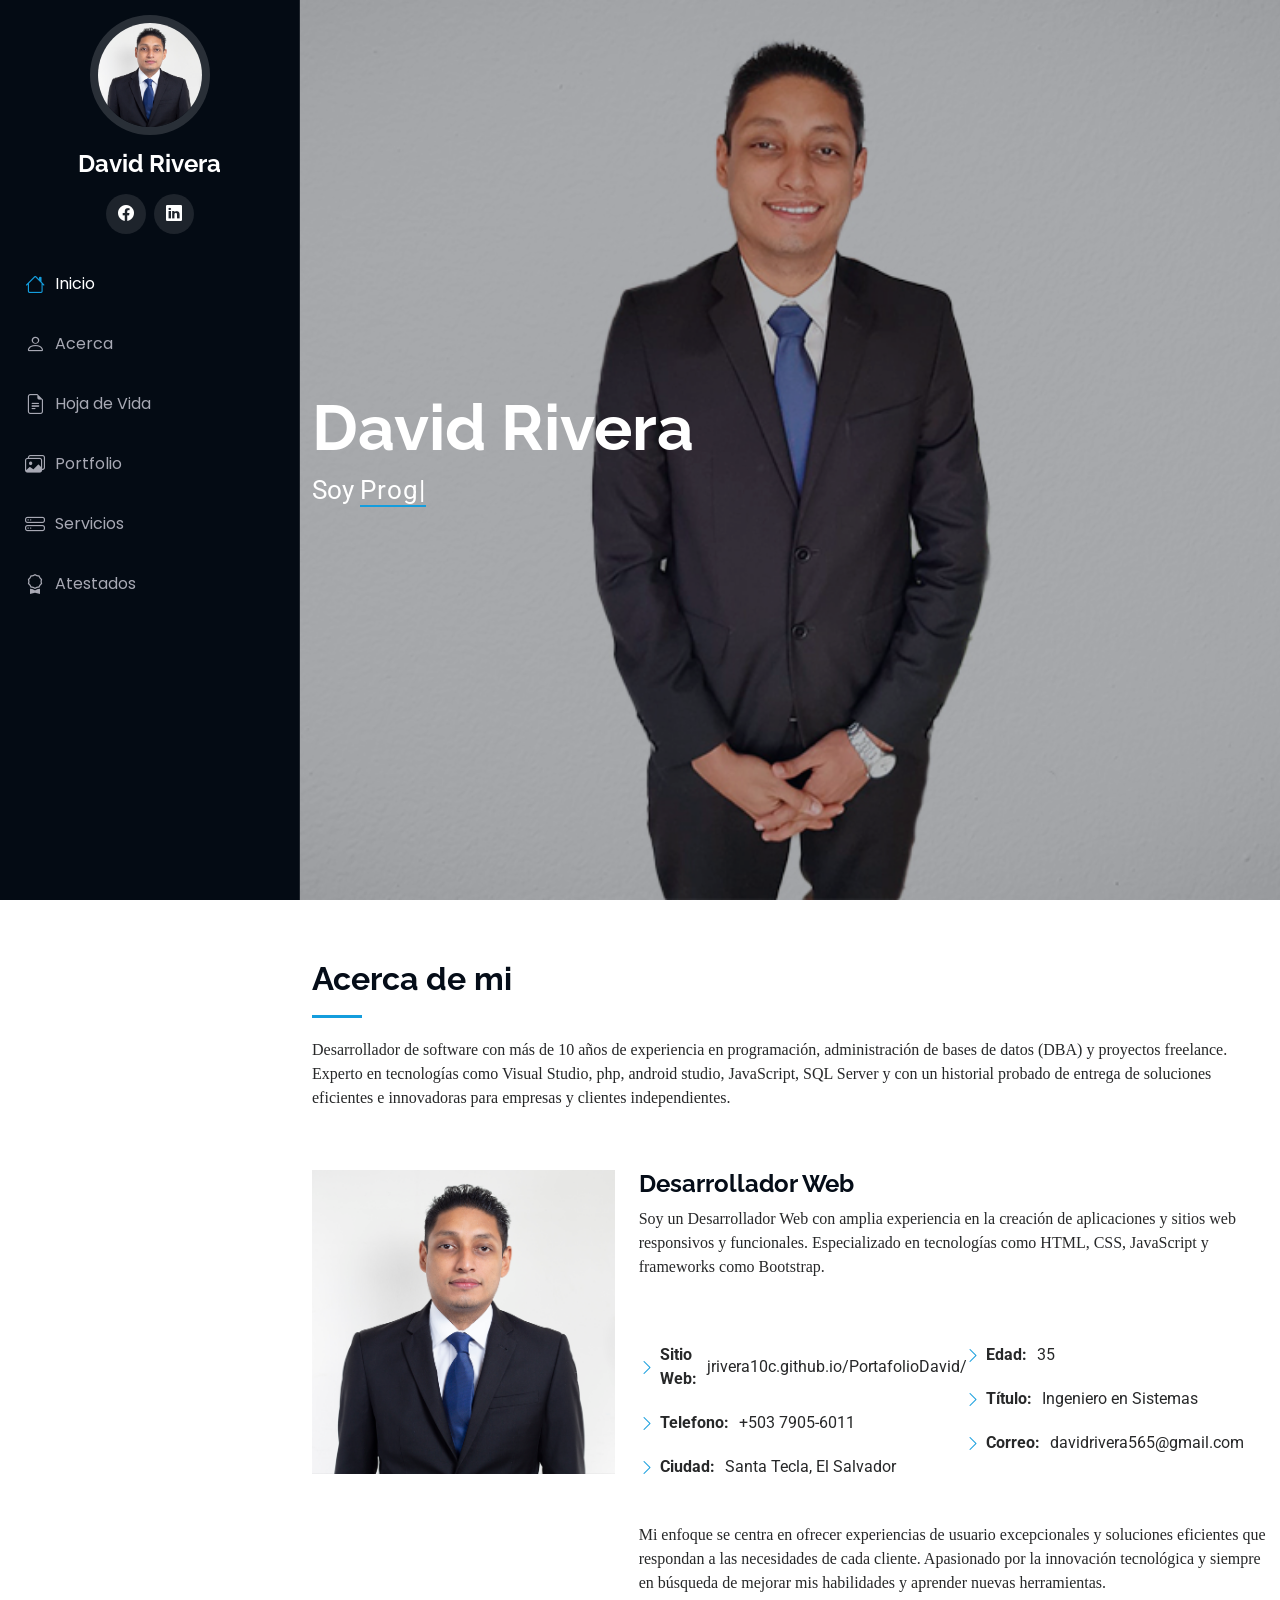
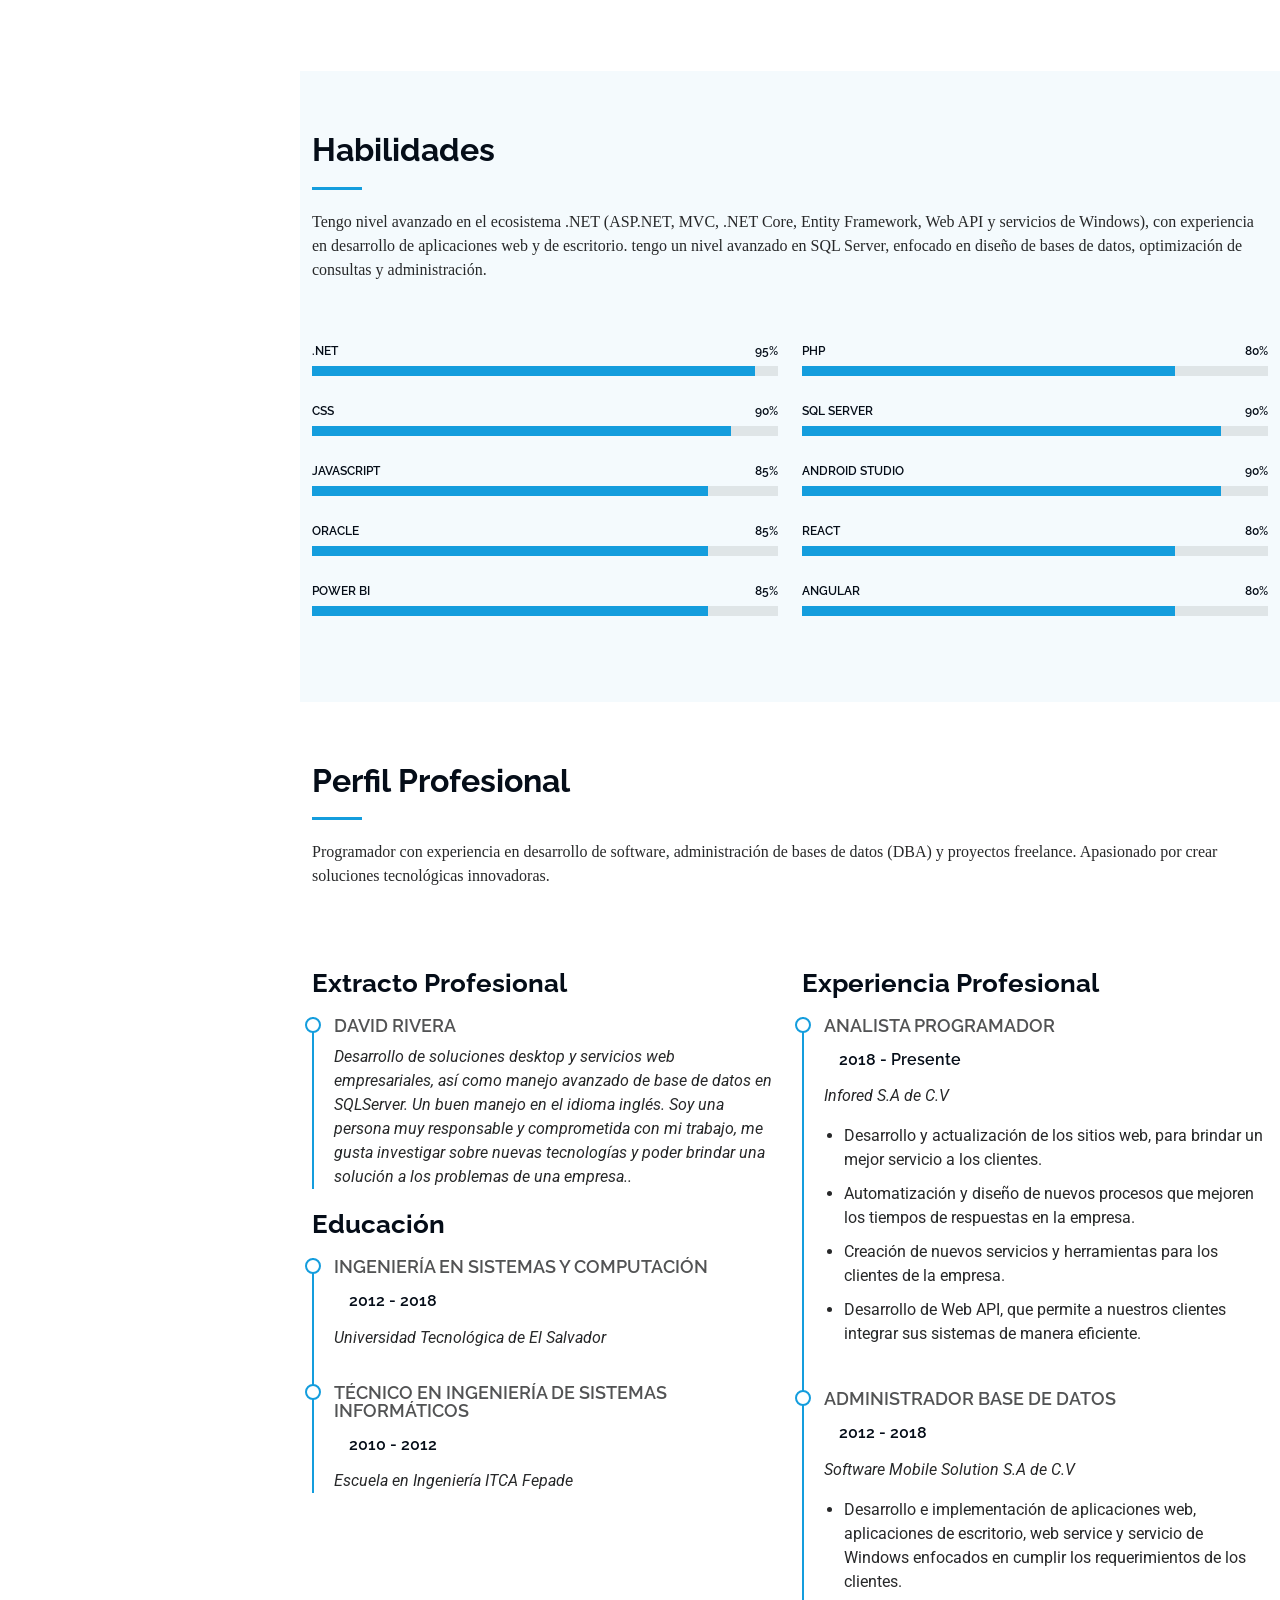
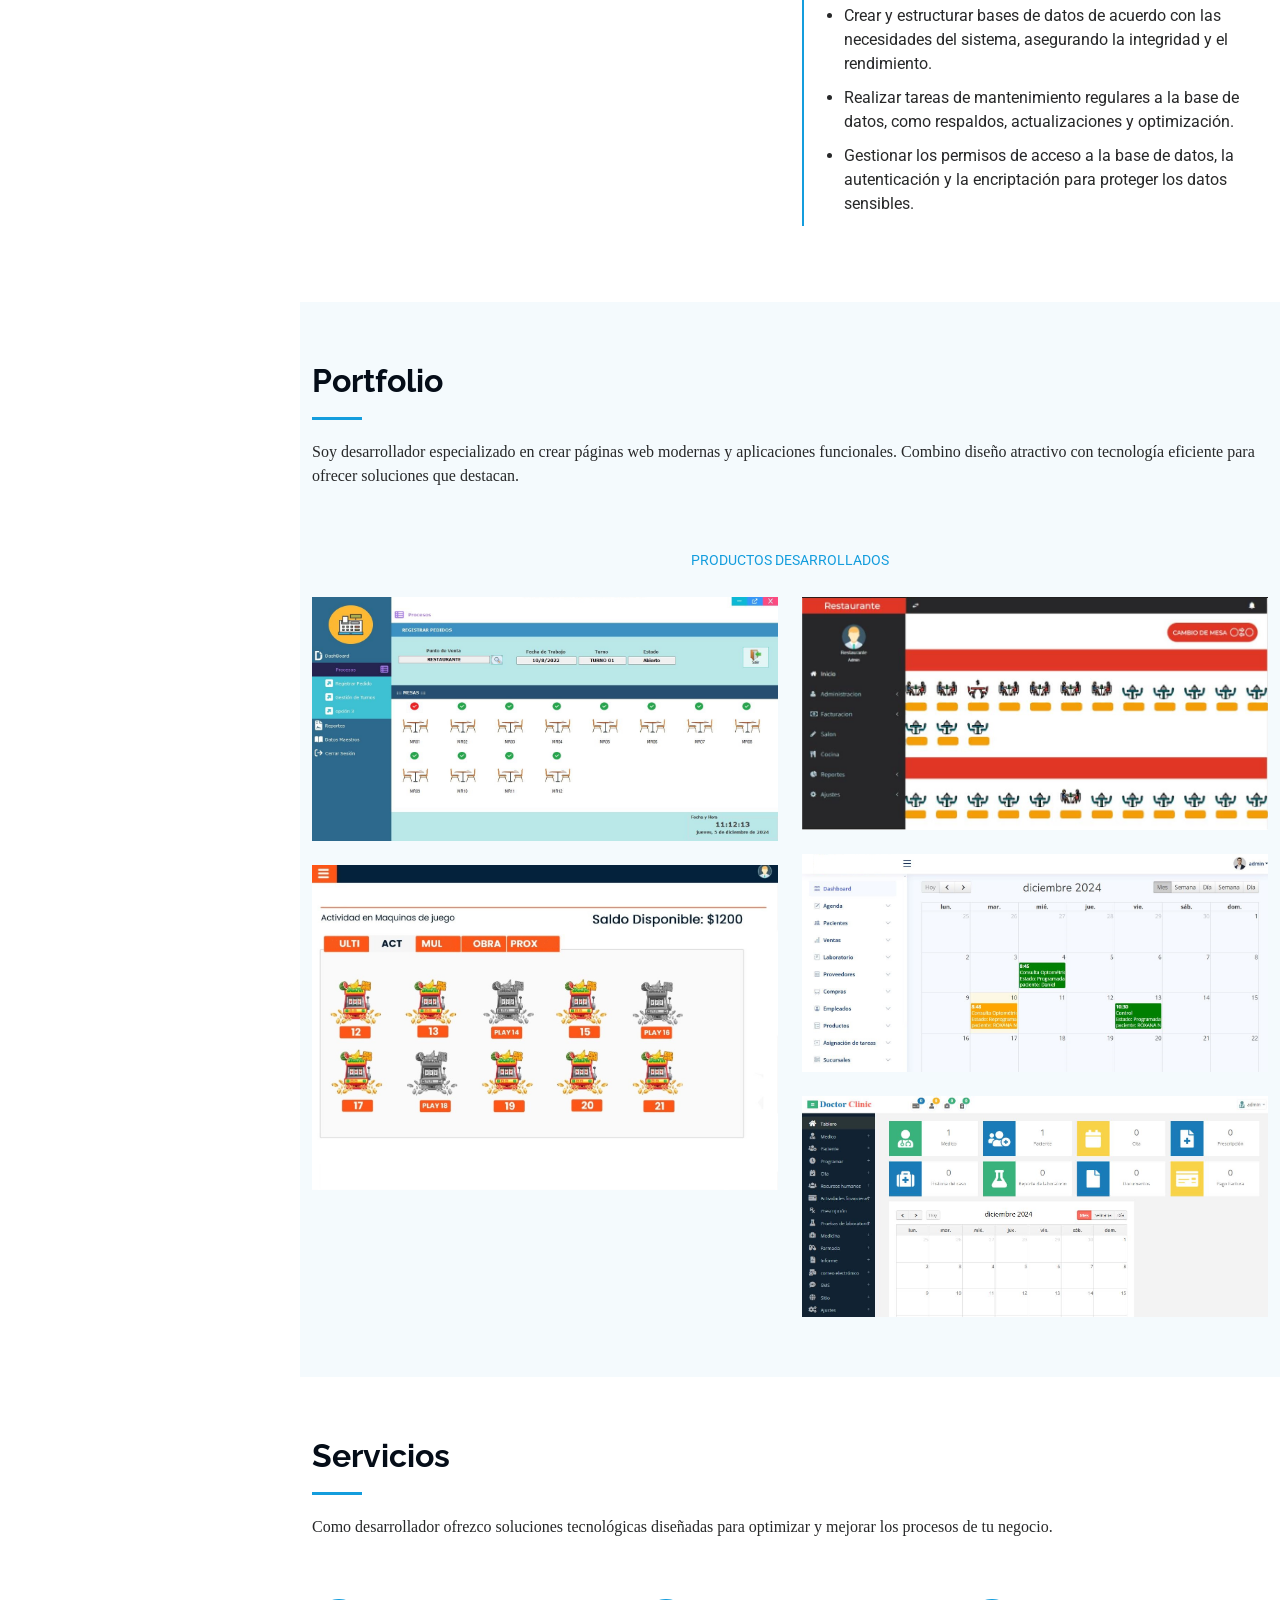
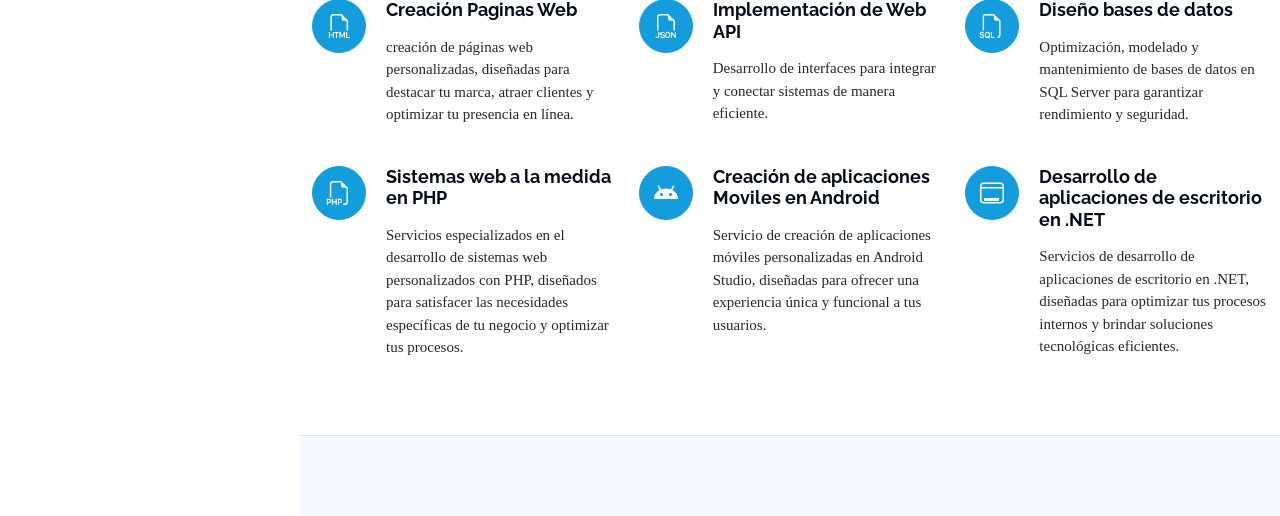
<file: index.html>
<!DOCTYPE html>
<html lang="en">

<head>
  <meta charset="utf-8">
  <meta content="width=device-width, initial-scale=1.0" name="viewport">
  <title>Portafolio David</title>
  <meta content="" name="description">
  <meta content="" name="keywords">


  <!-- Fonts -->
  <link href="https://fonts.googleapis.com" rel="preconnect">
  <link href="https://fonts.gstatic.com" rel="preconnect" crossorigin>
  <link href="https://fonts.googleapis.com/css2?family=Roboto:ital,wght@0,100;0,300;0,400;0,500;0,700;0,900;1,100;1,300;1,400;1,500;1,700;1,900&family=Poppins:ital,wght@0,100;0,200;0,300;0,400;0,500;0,600;0,700;0,800;0,900;1,100;1,200;1,300;1,400;1,500;1,600;1,700;1,800;1,900&family=Raleway:ital,wght@0,100;0,200;0,300;0,400;0,500;0,600;0,700;0,800;0,900;1,100;1,200;1,300;1,400;1,500;1,600;1,700;1,800;1,900&display=swap" rel="stylesheet">

  <!-- Vendor CSS Files -->
  <link href="assets/vendor/bootstrap/css/bootstrap.min.css" rel="stylesheet">
  <link href="assets/vendor/bootstrap-icons/bootstrap-icons.css" rel="stylesheet">
  <link href="assets/vendor/aos/aos.css" rel="stylesheet">
  <link href="assets/vendor/glightbox/css/glightbox.min.css" rel="stylesheet">
  <link href="assets/vendor/swiper/swiper-bundle.min.css" rel="stylesheet">

  <!-- Main CSS File -->
  <link href="assets/css/main.css" rel="stylesheet">

  <!-- =======================================================
  * Template Name: iPortfolio
  * Template URL: https://bootstrapmade.com/iportfolio-bootstrap-portfolio-websites-template/
  * Updated: Jun 29 2024 with Bootstrap v5.3.3
  * Author: BootstrapMade.com
  * License: https://bootstrapmade.com/license/
  ======================================================== -->
</head>

<body class="index-page">

  <header id="header" class="header dark-background d-flex flex-column">
    <i class="header-toggle d-xl-none bi bi-list"></i>

    <div class="profile-img">
      <img src="assets/img/my-profile-img.jpg" alt="" class="img-fluid rounded-circle">
    </div>

    <a href="index.html" class="logo d-flex align-items-center justify-content-center">
      <!-- Uncomment the line below if you also wish to use an image logo -->
      <!-- <img src="assets/img/logo.png" alt=""> -->
      <h1 class="sitename">David Rivera</h1>
    </a>

    <div class="social-links text-center">

      <a href="https://www.facebook.com/profile.php?id=61559491891516"  class="facebook" target="_blank"><i class="bi bi-facebook"></i></a>

      <a href="https://www.linkedin.com/in/david-rivera-b46480195/" class="linkedin" target="_blank"><i class="bi bi-linkedin"></i></a>
    </div>

    <nav id="navmenu" class="navmenu">
      <ul>
        <li><a href="#Inicio" class="active"><i class="bi bi-house navicon"></i>Inicio</a></li>
        <li><a href="#about"><i class="bi bi-person navicon"></i> Acerca</a></li>
        <li><a href="#resume"><i class="bi bi-file-earmark-text navicon"></i> Hoja de Vida</a></li>
        <li><a href="#portfolio"><i class="bi bi-images navicon"></i> Portfolio</a></li>
        <li><a href="#services"><i class="bi bi-hdd-stack navicon"></i> Servicios</a></li>
       <!-- <li class="dropdown"><a href="#"><i class="bi bi-menu-button navicon"></i> <span>Dropdown</span> <i class="bi bi-chevron-down toggle-dropdown"></i></a>-->
      <li><a href="atestados.html"><i class="bi bi-award navicon"></i> Atestados</a></li>
        </li>

      </ul>
    </nav>

  </header>

  <main class="main">

    <!-- Hero Section -->
    <section id="Inicio" class="hero section dark-background">

      <img src="assets/img/hero-bg.jpg" alt="" data-aos="fade-in" class="">

      <div class="container" data-aos="fade-up" data-aos-delay="100">
        <h2>David Rivera</h2>
        <p>Soy <span class="typed" data-typed-items="Programador,DBA">Ingeniero de Software </span><span class="typed-cursor typed-cursor--blink" aria-hidden="true"></span><span class="typed-cursor typed-cursor--blink" aria-hidden="true"></span></p>
      </div>

    </section><!-- /Hero Section -->

    <!-- About Section -->
    <section id="about" class="about section">

      <!-- Section Title -->
      <div class="container section-title" data-aos="fade-up">
        <h2>Acerca de mi</h2>
        <p style="font-family:verdana">Desarrollador de software con más de 10 años de experiencia en programación, administración de bases de datos (DBA) y proyectos freelance. Experto en tecnologías como Visual Studio, php, android studio, JavaScript, SQL Server y con un historial probado de entrega de soluciones eficientes e innovadoras para empresas y clientes independientes. </p>
      </div><!-- End Section Title -->

      <div class="container" data-aos="fade-up" data-aos-delay="100">

        <div class="row gy-4 justify-content-center">
          <div class="col-lg-4">
            <img src="assets/img/my-profile-img.jpg" class="img-fluid" alt="">
          </div>
          <div class="col-lg-8 content">
            <h2>Desarrollador Web</h2>
            <p style="font-family:verdana">
              Soy un Desarrollador Web con amplia experiencia en la creación de aplicaciones y sitios web responsivos y funcionales. Especializado en tecnologías como HTML, CSS, JavaScript y frameworks como Bootstrap.
            </p>
            <br>   <br>   
            <div class="row">
              <div class="col-lg-6">
                <ul>
                 
                  <li><i class="bi bi-chevron-right"></i> <strong>Sitio Web:</strong> <span>jrivera10c.github.io/PortafolioDavid/</span></li>
                  <li><i class="bi bi-chevron-right"></i> <strong>Telefono:</strong> <span>+503 7905-6011</span></li>
                  <li><i class="bi bi-chevron-right"></i> <strong>Ciudad:</strong> <span>Santa Tecla, El Salvador</span></li>
                </ul>
              </div>
              <div class="col-lg-6">
                <ul>
                  <li><i class="bi bi-chevron-right"></i> <strong>Edad:</strong> <span>35</span></li>
                  <li><i class="bi bi-chevron-right"></i> <strong>Título:</strong> <span>Ingeniero en Sistemas</span></li>
                  <li><i class="bi bi-chevron-right"></i> <strong>Correo:</strong> <span>davidrivera565@gmail.com</span></li>
                
                </ul>
              </div>
            </div>  <br> 
            <p style="font-family:verdana">
              Mi enfoque se centra en ofrecer experiencias de usuario excepcionales y soluciones eficientes que respondan a las necesidades de cada cliente. Apasionado por la innovación tecnológica y siempre en búsqueda de mejorar mis habilidades y aprender nuevas herramientas.
            </p>
          </div>
        </div>

      </div>

    </section><!-- /About Section -->



    <!-- Skills Section -->
    <section id="skills" class="skills section light-background">

      <!-- Section Title -->
      <div class="container section-title" data-aos="fade-up">
        <h2>Habilidades</h2>
        <p style="font-family:verdana">Tengo nivel avanzado en el ecosistema .NET (ASP.NET, MVC, .NET Core, Entity Framework, Web API y servicios de Windows), con experiencia en desarrollo de aplicaciones web y de escritorio. tengo un nivel avanzado en SQL Server, enfocado en diseño de bases de datos, optimización de consultas y administración.</p>
      </div><!-- End Section Title -->

      <div class="container" data-aos="fade-up" data-aos-delay="100">

        <div class="row skills-content skills-animation">

          <div class="col-lg-6">

            <div class="progress">
              <span class="skill"><span>.Net</span> <i class="val">95%</i></span>
              <div class="progress-bar-wrap">
                <div class="progress-bar" role="progressbar" aria-valuenow="95" aria-valuemin="0" aria-valuemax="100"></div>
              </div>
            </div><!-- End Skills Item -->

            <div class="progress">
              <span class="skill"><span>CSS</span> <i class="val">90%</i></span>
              <div class="progress-bar-wrap">
                <div class="progress-bar" role="progressbar" aria-valuenow="90" aria-valuemin="0" aria-valuemax="100"></div>
              </div>
            </div><!-- End Skills Item -->

            <div class="progress">
              <span class="skill"><span>JavaScript</span> <i class="val">85%</i></span>
              <div class="progress-bar-wrap">
                <div class="progress-bar" role="progressbar" aria-valuenow="85" aria-valuemin="0" aria-valuemax="100"></div>
              </div>
            </div><!-- End Skills Item -->


            <div class="progress">
              <span class="skill"><span>Oracle</span> <i class="val">85%</i></span>
              <div class="progress-bar-wrap">
                <div class="progress-bar" role="progressbar" aria-valuenow="85" aria-valuemin="0" aria-valuemax="100"></div>
              </div>
            </div><!-- End Skills Item -->

 <div class="progress">
              <span class="skill"><span>Power BI</span> <i class="val">85%</i></span>
              <div class="progress-bar-wrap">
                <div class="progress-bar" role="progressbar" aria-valuenow="85" aria-valuemin="0" aria-valuemax="100"></div>
              </div>
            </div><!-- End Skills Item -->


          </div>

          <div class="col-lg-6">

            <div class="progress">
              <span class="skill"><span>PHP</span> <i class="val">80%</i></span>
              <div class="progress-bar-wrap">
                <div class="progress-bar" role="progressbar" aria-valuenow="80" aria-valuemin="0" aria-valuemax="100"></div>
              </div>
            </div><!-- End Skills Item -->

            <div class="progress">
              <span class="skill"><span>SQL Server</span> <i class="val">90%</i></span>
              <div class="progress-bar-wrap">
                <div class="progress-bar" role="progressbar" aria-valuenow="90" aria-valuemin="0" aria-valuemax="100"></div>
              </div>
            </div><!-- End Skills Item -->

            <div class="progress">
              <span class="skill"><span>Android Studio</span> <i class="val">90%</i></span>
              <div class="progress-bar-wrap">
                <div class="progress-bar" role="progressbar" aria-valuenow="90" aria-valuemin="0" aria-valuemax="100"></div>
              </div>
            </div><!-- End Skills Item -->


              <div class="progress">
              <span class="skill"><span>React</span> <i class="val">80%</i></span>
              <div class="progress-bar-wrap">
                <div class="progress-bar" role="progressbar" aria-valuenow="80" aria-valuemin="0" aria-valuemax="100"></div>
              </div>
            </div><!-- End Skills Item -->

              <div class="progress">
              <span class="skill"><span>Angular</span> <i class="val">80%</i></span>
              <div class="progress-bar-wrap">
                <div class="progress-bar" role="progressbar" aria-valuenow="80" aria-valuemin="0" aria-valuemax="100"></div>
              </div>
            </div><!-- End Skills Item -->

          </div>

        </div>

      </div>

    </section><!-- /Skills Section -->

    <!-- Resume Section -->
    <section id="resume" class="resume section">

      <!-- Section Title -->
      <div class="container section-title" data-aos="fade-up">
        <h2>Perfil Profesional</h2>
        <p style="font-family:verdana;">Programador con experiencia en desarrollo de software, administración de bases de datos (DBA) y proyectos freelance. Apasionado por crear soluciones tecnológicas innovadoras.</p>
      </div><!-- End Section Title -->

      <div class="container">

        <div class="row">

          <div class="col-lg-6" data-aos="fade-up" data-aos-delay="100">
            <h3 class="resume-title">Extracto Profesional</h3>

            <div class="resume-item pb-0">
              <h4>David Rivera</h4>
              <p><em>Desarrollo de soluciones desktop y servicios web empresariales, así como manejo avanzado de base de datos en SQLServer. Un buen manejo en el idioma inglés. Soy una persona muy responsable y comprometida con mi trabajo, me gusta investigar sobre nuevas tecnologías y poder brindar una solución a los problemas de una empresa..</em></p>
           
            </div><!-- Edn Resume Item -->

            <h3 class="resume-title">Educación</h3>
            <div class="resume-item">
              <h4>Ingeniería en sistemas y computación </h4>
              <h5>2012 - 2018</h5>
              <p><em>Universidad Tecnológica de El Salvador </em></p>
             
            </div><!-- Edn Resume Item -->

            <div class="resume-item">
              <h4>Técnico en Ingeniería de Sistemas Informáticos </h4>
              <h5>2010 - 2012</h5>
              <p><em> 	Escuela en Ingeniería ITCA Fepade</em></p>

            </div><!-- Edn Resume Item -->

          </div>

          <div class="col-lg-6" data-aos="fade-up" data-aos-delay="200">
            <h3 class="resume-title">Experiencia Profesional</h3>
            <div class="resume-item">
              <h4>Analista programador</h4>
              <h5>2018 - Presente</h5>
              <p><em>Infored S.A de C.V </em></p>
              <ul>
                <li>Desarrollo y actualización de los sitios web, para brindar un mejor servicio a los clientes.</li>
                <li>Automatización y diseño de nuevos procesos que mejoren los tiempos de respuestas en la empresa. </li>
                <li>Creación de nuevos servicios y herramientas para los clientes de la empresa.</li>
                <li>Desarrollo de Web API, que permite a nuestros clientes integrar sus sistemas de manera eficiente.</li>
              </ul>
            </div><!-- Edn Resume Item -->

            <div class="resume-item">
              <h4>Administrador base de datos</h4>
              <h5>2012 - 2018</h5>
              <p><em>Software Mobile Solution S.A de C.V</em></p>
              <ul>
                <li>Desarrollo e implementación de aplicaciones web, aplicaciones de escritorio, web service y servicio de Windows enfocados en cumplir los requerimientos de los clientes. </li>
                <li>Crear y estructurar bases de datos de acuerdo con las necesidades del sistema, asegurando la integridad y el rendimiento.</li>
                <li>Realizar tareas de mantenimiento regulares a la base de datos, como respaldos, actualizaciones y optimización.</li>
                <li>Gestionar los permisos de acceso a la base de datos, la autenticación y la encriptación para proteger los datos sensibles.</li>
              </ul>
            </div><!-- Edn Resume Item -->

          </div>

        </div>

      </div>

    </section><!-- /Resume Section -->

    <!-- Portfolio Section -->
    <section id="portfolio" class="portfolio section light-background">

      <!-- Section Title -->
      <div class="container section-title" data-aos="fade-up">
        <h2>Portfolio</h2>
        <p style="font-family:verdana;">Soy desarrollador especializado en crear páginas web modernas y aplicaciones funcionales. Combino diseño atractivo con tecnología eficiente para ofrecer soluciones que destacan.</p>
      </div><!-- End Section Title -->

      <div class="container">

        <div class="isotope-layout" data-default-filter="*" data-layout="masonry" data-sort="original-order">

          <ul class="portfolio-filters isotope-filters" data-aos="fade-up" data-aos-delay="100">
            <li data-filter="*" class="filter-active">Productos Desarrollados</li>
      
            <!--<li data-filter=".filter-product">Product</li>
            <li data-filter=".filter-branding">Branding</li>
            <li data-filter=".filter-books">Books</li>-->
          </ul><!-- End Portfolio Filters -->

          <div class="row gy-4 isotope-container" data-aos="fade-up" data-aos-delay="200">

            <div class="col-lg-6 col-md-6 portfolio-item isotope-item filter-app">
              <div class="portfolio-content h-100">
                <img src="assets/img/portfolio/punto.jpg" class="img-fluid" alt="">
                <div class="portfolio-info">
                  <h4>Sistema Escritorio Punto de Venta</h4>
                  <p>Agiliza tus ventas, controla pagos y genera reportes en tiempo real, mejorando la eficiencia del negocio</p>
                  <a href="assets/img/portfolio/punto.jpg" title="Sistema Punto de venta" data-gallery="portfolio-gallery-app" class="glightbox preview-link"><i class="bi bi-zoom-in"></i></a>
                
                </div>
              </div>
            </div><!-- End Portfolio Item -->

            <div class="col-lg-6 col-md-6 portfolio-item isotope-item filter-product">
              <div class="portfolio-content h-100">
                <img src="assets/img/portfolio/restaurante.JPG" class="img-fluid" alt="">
                <div class="portfolio-info">
                  <h4>Sistema Web Restaurante</h4>
                  <p>Gestiona órdenes, mesas, inventarios y pagos en tiempo real.</p>
                  <a href="assets/img/portfolio/restaurante.JPG" title="Restaurante" data-gallery="portfolio-gallery-product" class="glightbox preview-link"><i class="bi bi-zoom-in"></i></a>
                 
                </div>
              </div>
            </div><!-- End Portfolio Item -->

            <div class="col-lg-6 col-md-6 portfolio-item isotope-item filter-branding">
              <div class="portfolio-content h-100">
                <img src="assets/img/portfolio/productos-lentes.jpg" class="img-fluid" alt="">
                <div class="portfolio-info">
                  <h4>Sistema web Optica</h4>
                  <p>Administra clientes, citas, productos, inventario y ventas, todo en una plataforma intuitiva y eficiente</p>
                  <a href="assets/img/portfolio/productos-lentes.jpg" title="Optica" data-gallery="portfolio-gallery-branding" class="glightbox preview-link"><i class="bi bi-zoom-in"></i></a>
                 
                </div>
              </div>
            </div><!-- End Portfolio Item -->

            <div class="col-lg-6 col-md-6 portfolio-item isotope-item filter-books">
              <div class="portfolio-content h-100">
                <img src="assets/img/portfolio/casino.jpeg" class="img-fluid" alt="">
                <div class="portfolio-info">
                  <h4>Sistema web Casino</h4>
                  <p>Gestiona juegos, usuarios, pagos y reportes en tiempo real</p>
                  <a href="assets/img/portfolio/casino.jpeg" title="Casino" data-gallery="portfolio-gallery-book" class="glightbox preview-link"><i class="bi bi-zoom-in"></i></a>
                 
                </div>
              </div>
            </div><!-- End Portfolio Item -->



         

    
			
			
			
            <div class="col-lg-6 col-md-6 portfolio-item isotope-item filter-books">
              <div class="portfolio-content h-100">
                <img src="assets/img/portfolio/Clinica.JPG" class="img-fluid" alt="">
                <div class="portfolio-info">
                  <h4>Sistema web Citas Clinicas</h4>
                  <p>organiza citas, historiales médicos, facturación e inventarios, todo en una plataforma segura y accesible.</p>
                  <a href="assets/img/portfolio/Clinica.JPG" title="Clinica" data-gallery="portfolio-gallery-book" class="glightbox preview-link"><i class="bi bi-zoom-in"></i></a>
                 
                </div>
              </div>
            </div><!-- End Portfolio Item -->



           

          </div><!-- End Portfolio Container -->

        </div>

      </div>

    </section><!-- /Portfolio Section -->

    <!-- Services Section -->
    <section id="services" class="services section">

      <!-- Section Title -->
      <div class="container section-title" data-aos="fade-up">
        <h2>Servicios</h2>
        <p style="font-family:verdana">Como desarrollador ofrezco soluciones tecnológicas diseñadas para optimizar y mejorar los procesos de tu negocio.</p>
      </div><!-- End Section Title -->

      <div class="container">

        <div class="row gy-4">

          <div class="col-lg-4 col-md-6 service-item d-flex" data-aos="fade-up" data-aos-delay="100">
            <div class="icon flex-shrink-0"><i class="bi bi-filetype-html"></i></div>
            <div>
              <h4 class="title">Creación Paginas Web</h4>
              <p style="font-family:verdana; font-size:15px;" >creación de páginas web personalizadas, diseñadas para destacar tu marca, atraer clientes y optimizar tu presencia en línea.</p>
            </div>
          </div>
          <!-- End Service Item -->

          <div class="col-lg-4 col-md-6 service-item d-flex" data-aos="fade-up" data-aos-delay="200">
            <div class="icon flex-shrink-0"><i class="bi bi-filetype-json"></i></div>
            <div>
              <h4 class="title">Implementación de Web API</h4>
              <p style="font-family:verdana; font-size:15px;"> Desarrollo de interfaces para integrar y conectar sistemas de manera eficiente.</p>
            </div>
          </div><!-- End Service Item -->

          <div class="col-lg-4 col-md-6 service-item d-flex" data-aos="fade-up" data-aos-delay="300">
            <div class="icon flex-shrink-0"><i class="bi bi-filetype-sql"></i></div>
            <div>
              <h4 class="title">Diseño bases de datos</h4>
              <p style="font-family:verdana; font-size:15px;">Optimización, modelado y mantenimiento de bases de datos en SQL Server para garantizar rendimiento y seguridad.</p>
            </div>
          </div><!-- End Service Item -->

          <div class="col-lg-4 col-md-6 service-item d-flex" data-aos="fade-up" data-aos-delay="400">
            <div class="icon flex-shrink-0"><i class="bi bi-filetype-php"></i></div>
            <div>
              <h4 class="title">Sistemas web a la medida en PHP</h4>
              <p style="font-family:verdana; font-size:15px;">Servicios especializados en el desarrollo de sistemas web personalizados con PHP, diseñados para satisfacer las necesidades específicas de tu negocio y optimizar tus procesos.</p>
            </div>
          </div><!-- End Service Item -->

          <div class="col-lg-4 col-md-6 service-item d-flex" data-aos="fade-up" data-aos-delay="500">
            <div class="icon flex-shrink-0"><i class="bi bi-android"></i></div>
            <div>
              <h4 class="title">Creación de aplicaciones Moviles en Android</h4>
              <p style="font-family:verdana; font-size:15px;">Servicio de creación de aplicaciones móviles personalizadas en Android Studio, diseñadas para ofrecer una experiencia única y funcional a tus usuarios.</p>
            </div>
          </div><!-- End Service Item -->

          <div class="col-lg-4 col-md-6 service-item d-flex" data-aos="fade-up" data-aos-delay="600">
            <div class="icon flex-shrink-0"><i class="bi bi-window-desktop"></i></div>
            <div>
              <h4 class="title">Desarrollo de aplicaciones de escritorio en .NET</h4>
              <p style="font-family:verdana; font-size:15px;">Servicios de desarrollo de aplicaciones de escritorio en .NET, diseñadas para optimizar tus procesos internos y brindar soluciones tecnológicas eficientes.</p>
            </div>
          </div><!-- End Service Item -->

        </div>

      </div>

    </section><!-- /Services Section -->

  

   

  </main>

  <footer id="footer" class="footer position-relative light-background">
<!-- 
    <div class="container">
      <div class="copyright text-center ">
        <p>© <span>Copyright</span> <strong class="px-1 sitename">iPortfolio</strong> <span>All Rights Reserved</span></p>
      </div>
      <div class="credits">
        <!-- All the links in the footer should remain intact. -->
        <!-- You can delete the links only if you've purchased the pro version. -->
        <!-- Licensing information: https://bootstrapmade.com/license/ -->
        <!-- Purchase the pro version with working PHP/AJAX contact form: [buy-url] -->
      <!--   Designed by <a href="https://bootstrapmade.com/">BootstrapMade</a> Distributed by <a href="https://themewagon.com">ThemeWagon</a>
      </div>
    </div>

  </footer> -->

  <!-- Scroll Top -->
  <a href="#" id="scroll-top" class="scroll-top d-flex align-items-center justify-content-center"><i class="bi bi-arrow-up-short"></i></a>

  <!-- Preloader -->
  <div id="preloader"></div>

  <!-- Vendor JS Files -->
  <script src="assets/vendor/bootstrap/js/bootstrap.bundle.min.js"></script>
  <script src="assets/vendor/php-email-form/validate.js"></script>
  <script src="assets/vendor/aos/aos.js"></script>
  <script src="assets/vendor/typed.js/typed.umd.js"></script>
  <script src="assets/vendor/purecounter/purecounter_vanilla.js"></script>
  <script src="assets/vendor/waypoints/noframework.waypoints.js"></script>
  <script src="assets/vendor/glightbox/js/glightbox.min.js"></script>
  <script src="assets/vendor/imagesloaded/imagesloaded.pkgd.min.js"></script>
  <script src="assets/vendor/isotope-layout/isotope.pkgd.min.js"></script>
  <script src="assets/vendor/swiper/swiper-bundle.min.js"></script>

  <!-- Main JS File -->
  <script src="assets/js/main.js"></script>

</body>

</html>
</file>
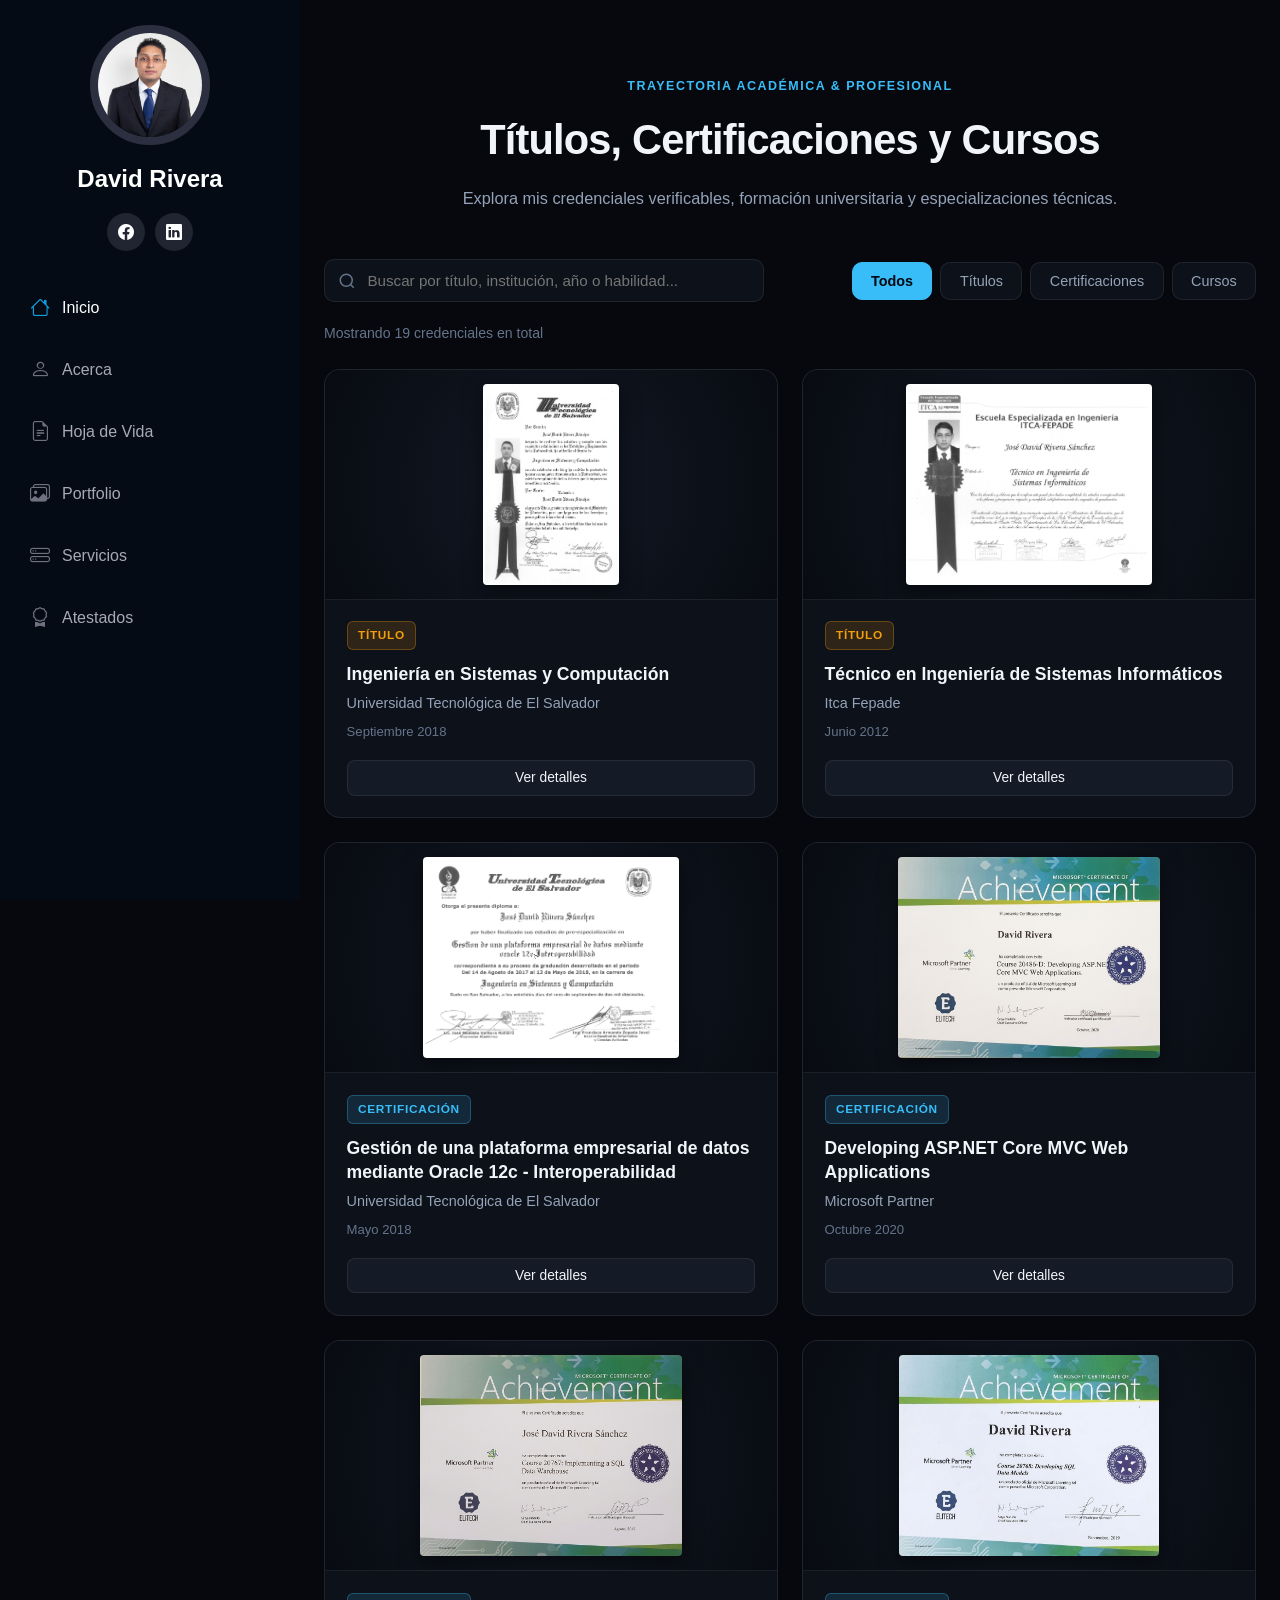
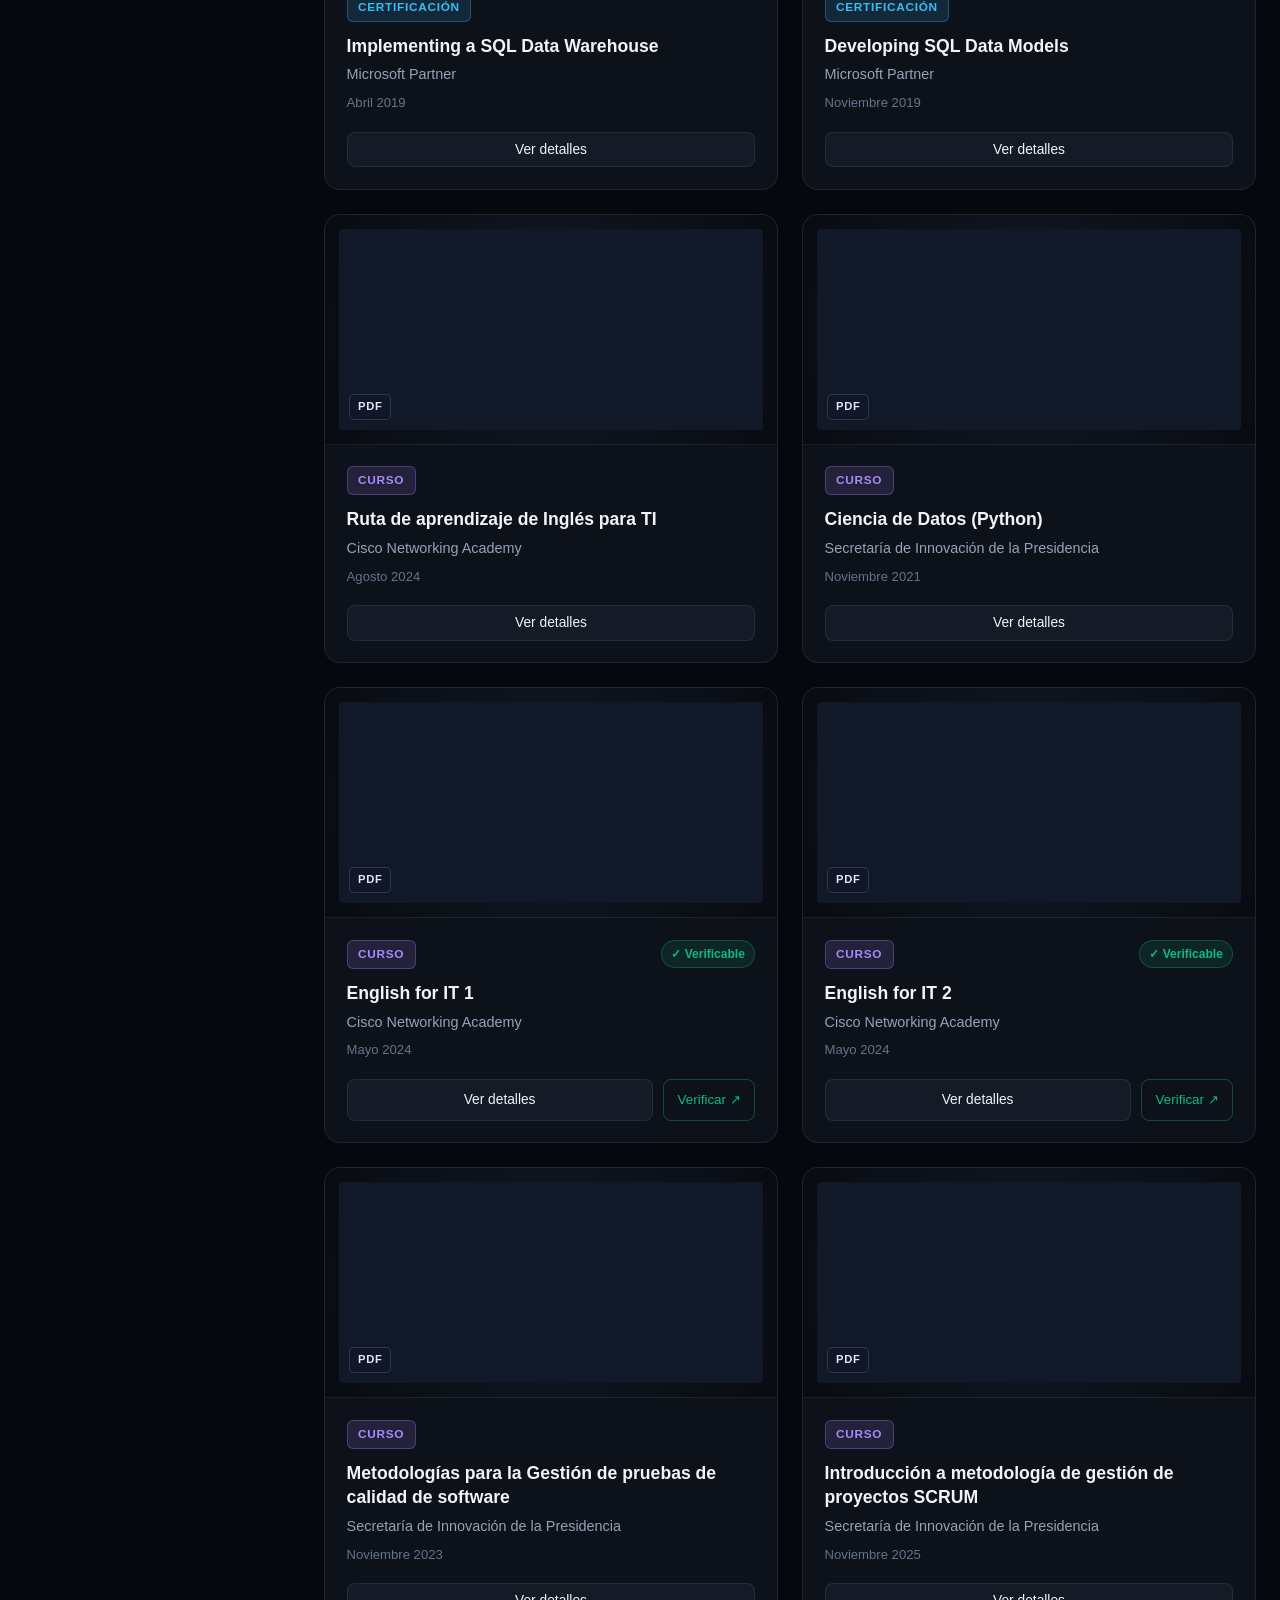
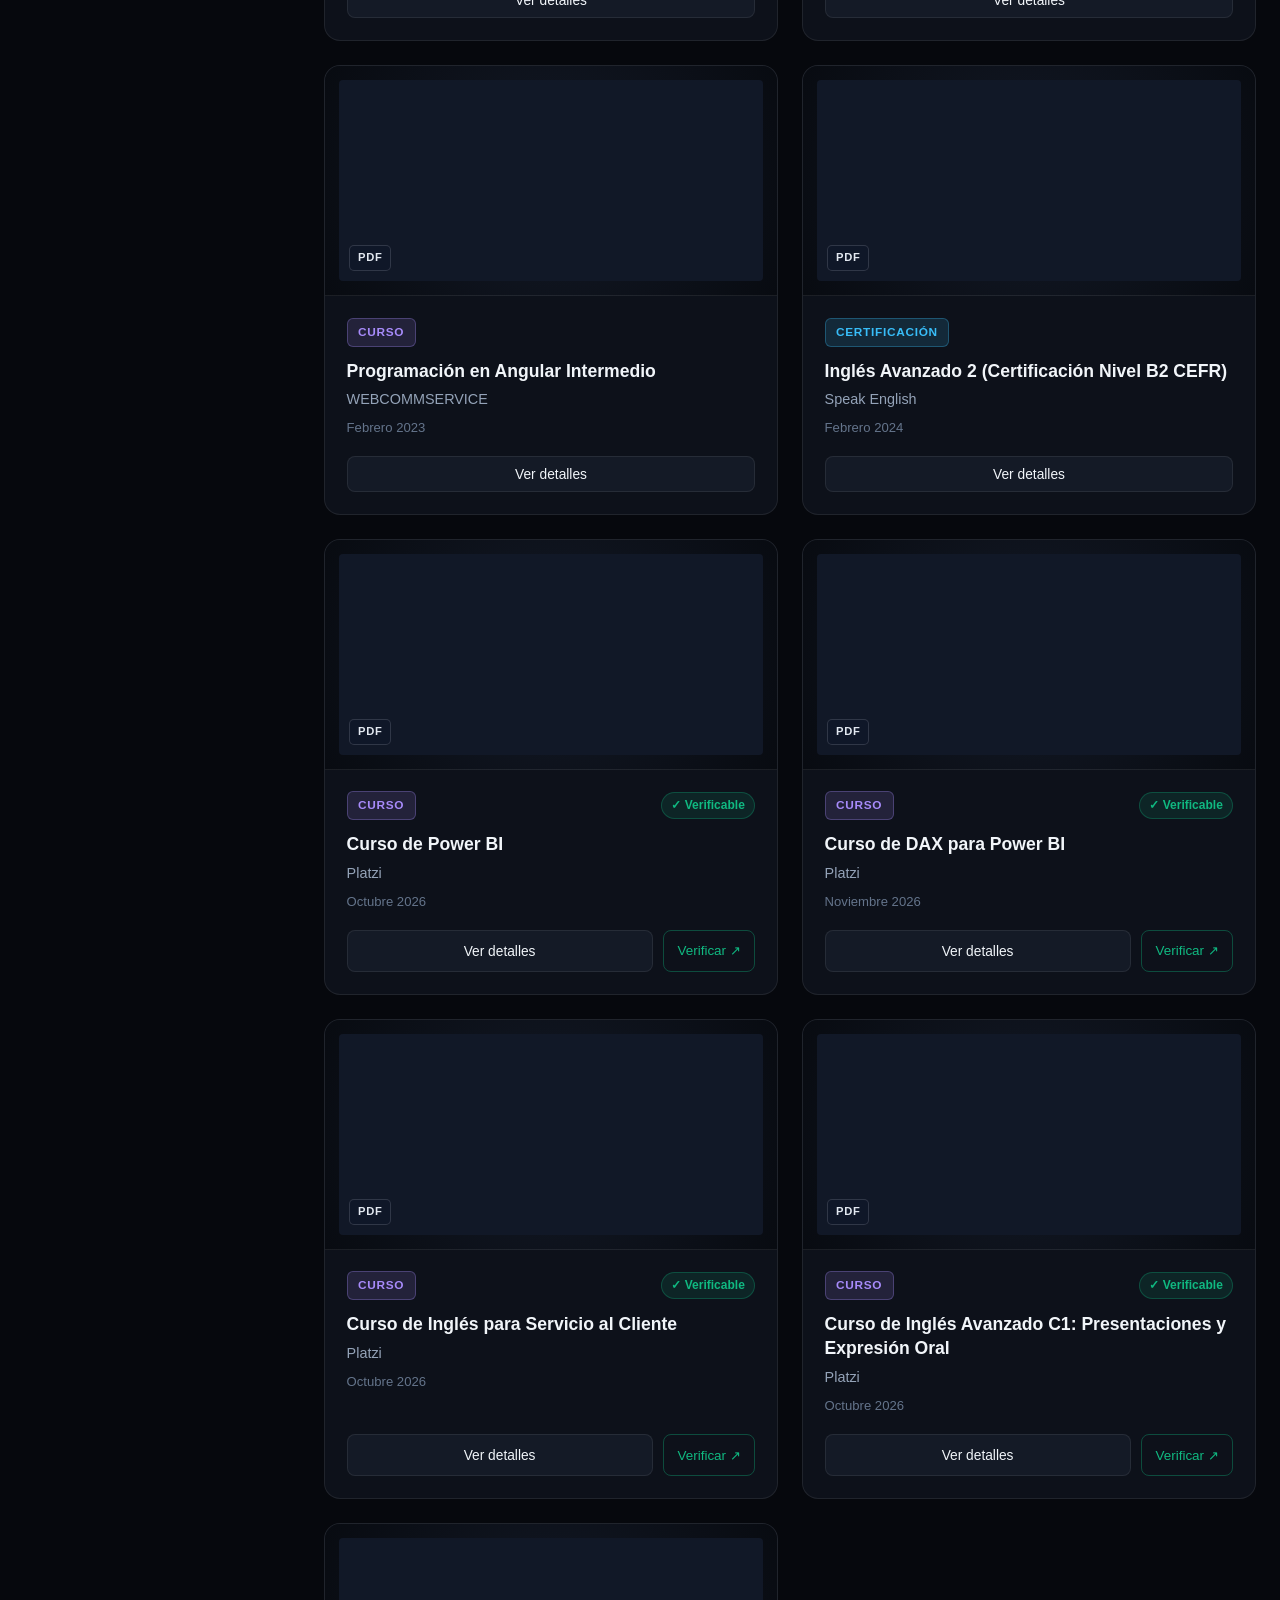
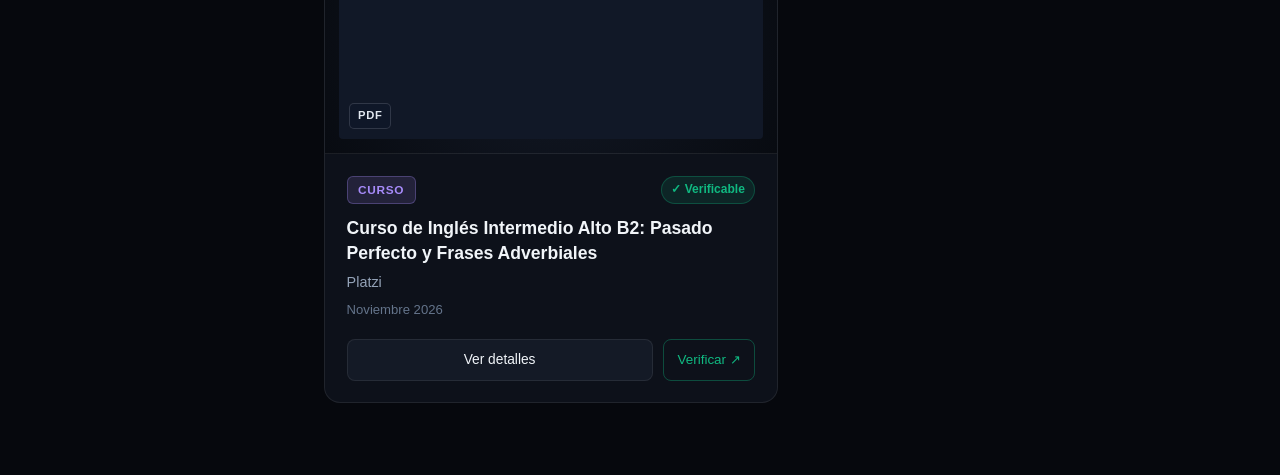
<file: atestados.html>
<!DOCTYPE html>
<html lang="es">
<head>
  <meta charset="UTF-8" />
  <meta name="viewport" content="width=device-width, initial-scale=1.0" />
  <title>Formación, Títulos y Certificaciones</title>
  <link rel="stylesheet" href="assets/styles.css" />

  <link href="assets/vendor/bootstrap-icons/bootstrap-icons.css" rel="stylesheet">
</head>
<body>

 <header id="header" class="header dark-background d-flex flex-column">
    <i class="header-toggle d-xl-none bi bi-list"></i>

    <div class="profile-img">
      <img src="assets/img/my-profile-img.jpg" alt="" class="img-fluid rounded-circle">
    </div>

    <a href="index.html" class="logo d-flex align-items-center justify-content-center">
      <!-- Uncomment the line below if you also wish to use an image logo -->
      <!-- <img src="assets/img/logo.png" alt=""> -->
      <h1 class="sitename">David Rivera</h1>
    </a>

    <div class="social-links text-center">

      <a href="https://www.facebook.com/profile.php?id=61559491891516"  class="facebook" target="_blank"><i class="bi bi-facebook"></i></a>

      <a href="https://www.linkedin.com/in/david-rivera-b46480195/" class="linkedin" target="_blank"><i class="bi bi-linkedin"></i></a>
    </div>

    <nav id="navmenu" class="navmenu">
      <ul>
       <li><a href="index.html#Inicio" class="active"><i class="bi bi-house navicon"></i> Inicio</a></li>
        <li><a href="index.html#about"><i class="bi bi-person navicon"></i> Acerca</a></li>
        <li><a href="index.html#resume"><i class="bi bi-file-earmark-text navicon"></i> Hoja de Vida</a></li>
        <li><a href="index.html#portfolio"><i class="bi bi-images navicon"></i> Portfolio</a></li>
        <li><a href="index.html#services"><i class="bi bi-hdd-stack navicon"></i> Servicios</a></li>
       <li><a href="atestados.html"><i class="bi bi-award navicon"></i> Atestados</a></li>
      
        </li>

      </ul>
    </nav>

  </header>

  <a href="index.html" class="mobile-back-btn">
    <i class="bi bi-arrow-left"></i> Regresar
  </a>

  <section class="credentials-section" id="formacion">
    <div class="container">
      <header class="section-header">
        <span class="eyebrow">Trayectoria Académica &amp; Profesional</span>
        <h2>Títulos, Certificaciones y Cursos</h2>
        <p>Explora mis credenciales verificables, formación universitaria y especializaciones técnicas.</p>
      </header>

      <!-- Barra de búsqueda y filtros -->
      <div class="controls-bar">
        <div class="search-box">
          <svg class="search-icon" viewBox="0 0 24 24" fill="none" stroke="currentColor" stroke-width="2">
            <circle cx="11" cy="11" r="8"></circle>
            <line x1="21" y1="21" x2="16.65" y2="16.65"></line>
          </svg>
          <input
            type="text"
            id="searchInput"
            placeholder="Buscar por título, institución, año o habilidad..."
            aria-label="Buscar credenciales"
          />
          <button id="clearSearch" class="clear-btn" title="Limpiar búsqueda" hidden>&times;</button>
        </div>

        <div class="filter-tabs" role="tablist" aria-label="Filtrar por categoría">
          <button class="filter-btn active" data-filter="todos">Todos</button>
          <button class="filter-btn" data-filter="titulo">Títulos</button>
          <button class="filter-btn" data-filter="certificacion">Certificaciones</button>
          <button class="filter-btn" data-filter="curso">Cursos</button>
        </div>
      </div>

      <div class="results-meta">
        <span id="resultsCount">Mostrando todas las credenciales</span>
      </div>

      <!-- Cuadrícula de diplomas -->
      <div class="credentials-grid" id="credentialsGrid"></div>

      <!-- Estado vacío -->
      <div class="empty-state" id="emptyState" hidden>
        <p>No se encontraron diplomas que coincidan con tu búsqueda.</p>
        <button id="resetFiltersBtn" class="btn-secondary">Restablecer filtros</button>
      </div>
    </div>
  </section>

  <!-- Modal de vista previa detallada -->
  <div class="modal-backdrop" id="diplomaModal" aria-hidden="true">
    <div class="modal-dialog" role="dialog" aria-modal="true" aria-labelledby="modalTitle">
      <button class="modal-close" id="closeModalBtn" aria-label="Cerrar ventana">&times;</button>

      <div class="modal-layout">
        <!-- Columna izquierda: Visor inteligente (Vertical/Horizontal + PDF + Zoom) -->
        <div class="modal-viewer-col">
          <div class="viewer-toolbar">
            <span class="viewer-hint" id="viewerHint">Haz clic en el diploma para ampliar</span>
            <button type="button" class="zoom-toggle-btn" id="zoomToggleBtn">
              <span id="zoomBtnText">+ Zoom</span>
            </button>
          </div>
          <div class="viewer-stage" id="viewerStage">
            <!-- El contenido (img o iframe PDF) se inyecta dinámicamente -->
          </div>
        </div>

        <!-- Columna derecha: Ficha técnica -->
        <div class="modal-info-col">
          <div class="modal-badges">
            <span class="badge-category" id="modalCategory">Título</span>
            <span class="badge-verified" id="modalVerifiedBadge" hidden>&#10003; Verificable</span>
          </div>

          <h3 id="modalTitle">Nombre del Diploma</h3>
          <p class="modal-institution" id="modalInstitution">Institución Emisora</p>
          <p class="modal-description" id="modalDescription">Descripción del programa.</p>

          <dl class="meta-specs">
            <div class="spec-item">
              <dt>Fecha de emisión</dt>
              <dd id="modalDate">—</dd>
            </div>
            <div class="spec-item">
              <dt>Duración / Carga</dt>
              <dd id="modalDuration">—</dd>
            </div>
            <div class="spec-item">
              <dt>ID de Credencial</dt>
              <dd id="modalCredentialId">—</dd>
            </div>
          </dl>

          <div class="skills-block" id="modalSkillsBlock">
            <h4>Competencias adquiridas</h4>
            <div class="skills-tags" id="modalSkills"></div>
          </div>

          <div class="modal-actions">
            <a id="modalVerifyLink" href="#" target="_blank" rel="noopener noreferrer" class="btn-verify" hidden>
              Verificar credencial &#8599;
            </a>
            <a id="modalDownloadLink" href="#" download class="btn-download">
              Descargar archivo
            </a>
          </div>
        </div>
      </div>
    </div>
  </div>

  <script src="assets/script.js"></script>
</body>
</html>
</file>
<file: assets/styles.css>
:root {
  --bg-page: #06080d;
  --bg-surface: #0d111a;
  --bg-elevated: #141a26;
  --bg-viewer: #090c12;
  --border-subtle: rgba(255, 255, 255, 0.08);
  --border-hover: rgba(56, 189, 248, 0.45);
  --text-primary: #f1f5f9;
  --text-secondary: #94a3b8;
  --text-muted: #64748b;
  --accent-primary: #38bdf8;
  --accent-glow: rgba(56, 189, 248, 0.15);
  --badge-titulo: #f59e0b;
  --badge-cert: #38bdf8;
  --badge-curso: #a78bfa;
  --verified-green: #10b981;
  --radius-lg: 16px;
  --radius-md: 10px;
  --transition: 0.25s cubic-bezier(0.16, 1, 0.3, 1);
}

* {
  box-sizing: border-box;
  margin: 0;
  padding: 0;
}

body {
  background-color: var(--bg-page);
  color: var(--text-primary);
  font-family: -apple-system, BlinkMacSystemFont, "Segoe UI", Roboto, Inter, sans-serif;
  line-height: 1.6;
  -webkit-font-smoothing: antialiased;
}

/* =========================================
   BARRA LATERAL ESTILO iPORTFOLIO (EXACTA)
   ========================================= */

#header.header {
  position: fixed;
  top: 0;
  left: 0;
  bottom: 0;
  width: 300px;
  background-color: #040b14;
  color: #ffffff;
  padding: 0 15px;
  overflow-y: auto;
    scrollbar-width: none;       /* Oculta barra en Firefox */
  -ms-overflow-style: none;    /* Oculta barra en Edge/IE */
  z-index: 997;
  display: flex;
  flex-direction: column;
  transition: all ease-in-out 0.3s;
}

/* Foto de perfil circular con aro oscuro */
#header .profile-img img {
  margin: 25px auto 15px auto;
  display: block;
  width: 120px;
  height: 120px;
  object-fit: cover;
  border-radius: 50%;
  border: 8px solid #2c2f3f;
}

/* Nombre "David Rivera" */
#header .logo {
  text-decoration: none;
  display: flex;
  align-items: center;
  justify-content: center;
}

#header .logo h1.sitename {
  font-size: 24px;
  margin: 0;
  padding: 0;
  font-weight: 700;
  color: #ffffff;
  font-family: "Poppins", sans-serif;
}

/* Botones circulares de redes sociales */
#header .social-links {
  margin: 15px 0 25px 0;
  display: flex;
  justify-content: center;
  gap: 10px;
}

#header .social-links a {
  font-size: 16px;
  display: inline-flex;
  align-items: center;
  justify-content: center;
  background: #212431;
  color: #ffffff;
  width: 38px;
  height: 38px;
  border-radius: 50%;
  text-decoration: none;
  transition: 0.3s;
}

#header .social-links a:hover {
  background: #149ddd;
  color: #ffffff;
}

/* Menú de navegación */
.navmenu {
  padding: 0;
  width: 100%;
}

.navmenu ul {
  list-style: none;
  padding: 0 0 20px 0;
  margin: 0;
}

.navmenu ul li {
  position: relative;
}

.navmenu a {
  color: #a8a9b4;
  padding: 15px 15px;
  font-size: 16px;
  display: flex;
  align-items: center;
  white-space: nowrap;
  text-decoration: none;
  transition: 0.3s;
}

.navmenu a i.navicon {
  font-size: 20px;
  margin-right: 12px;
  color: #6f7180;
  transition: 0.3s;
}

/* Estado activo y hover (texto blanco e ícono azul celeste) */
.navmenu a:hover,
.navmenu a.active {
  color: #ffffff;
}

.navmenu a:hover i.navicon,
.navmenu a.active i.navicon {
  color: #149ddd;
}

/* Botón hamburguesa para celulares */
.header-toggle {
  color: #ffffff;
  background-color: #149ddd;
  font-size: 22px;
  display: none;
  align-items: center;
  justify-content: center;
  width: 40px;
  height: 40px;
  border-radius: 50%;
  cursor: pointer;
  position: fixed;
  top: 15px;
  right: 15px;
  z-index: 9999;
}


/* 1. OCULTO por defecto (Computadoras y pantallas grandes) */
.mobile-back-btn {
  display: none !important;
}

/* 2. VISIBLE únicamente en teléfonos (pantallas menores a 768px) */
@media (max-width: 1199px) {
  /* Oculta el menú lateral negro en teléfono */
  #header.header {
    display: none !important;
  }


  .header-toggle {
    display: none !important;
  }

  /* Muestra el botón Regresar en teléfono */
  .mobile-back-btn {
    display: inline-flex !important;
    align-items: center;
    gap: 8px;
    position: fixed;
    top: 15px;
    left: 15px;
    background-color: #040b14;
    color: #ffffff;
    border: 1px solid #149ddd;
    padding: 9px 16px;
    border-radius: 50px;
    font-size: 14px;
    font-weight: 600;
    text-decoration: none;
    z-index: 9999;
    box-shadow: 0 4px 12px rgba(0, 0, 0, 0.3);
  }

  .mobile-back-btn i {
    color: #149ddd;
    font-size: 16px;
  }

  /* Ajusta la sección para que no quede espacio lateral ni tape el título */
  .credentials-section {
    margin-left: 0 !important;
    padding-top: 65px;
  }
}

/* Empujar la sección de diplomas hacia la derecha */
.credentials-section {
  margin-left: 300px;
  transition: margin-left 0.3s ease;
}

/* Responsivo para pantallas menores a 1200px (tablets y móviles) */
@media (max-width: 1199px) {
  #header.header {
    left: -300px;
  }

  #header.header.header-show {
    left: 0;
  }

  .header-toggle {
    display: flex;
  }

  .credentials-section {
    margin-left: 0;
  }
}



.credentials-section {
  padding: 4.5rem 1.5rem;
  min-height: 100vh;
}

.container {
  max-width: 1240px;
  margin: 0 auto;
}

/* Encabezado */
.section-header {
  text-align: center;
  max-width: 680px;
  margin: 0 auto 3rem;
}

.eyebrow {
  display: inline-block;
  font-size: 0.78rem;
  font-weight: 600;
  text-transform: uppercase;
  letter-spacing: 0.12em;
  color: var(--accent-primary);
  margin-bottom: 0.6rem;
}

.section-header h2 {
  font-size: clamp(1.9rem, 3.5vw, 2.6rem);
  font-weight: 700;
  letter-spacing: -0.02em;
  margin-bottom: 0.75rem;
}

.section-header p {
  color: var(--text-secondary);
  font-size: 1.02rem;
}

/* Barra de búsqueda y filtros */
.controls-bar {
  display: flex;
  flex-wrap: wrap;
  gap: 1rem;
  justify-content: space-between;
  align-items: center;
  margin-bottom: 1.25rem;
}

.search-box {
  position: relative;
  flex: 1 1 320px;
  max-width: 440px;
}

.search-icon {
  position: absolute;
  left: 14px;
  top: 50%;
  transform: translateY(-50%);
  width: 18px;
  height: 18px;
  color: var(--text-muted);
  pointer-events: none;
}

.search-box input {
  width: 100%;
  background: var(--bg-surface);
  border: 1px solid var(--border-subtle);
  border-radius: var(--radius-md);
  padding: 0.75rem 2.4rem 0.75rem 2.65rem;
  color: var(--text-primary);
  font-size: 0.95rem;
  transition: border-color var(--transition), box-shadow var(--transition);
}

.search-box input:focus {
  outline: none;
  border-color: var(--accent-primary);
  box-shadow: 0 0 0 3px var(--accent-glow);
}

.clear-btn {
  position: absolute;
  right: 10px;
  top: 50%;
  transform: translateY(-50%);
  background: none;
  border: none;
  color: var(--text-muted);
  font-size: 1.25rem;
  cursor: pointer;
  padding: 0 4px;
}

.clear-btn:hover {
  color: var(--text-primary);
}

.filter-tabs {
  display: flex;
  flex-wrap: wrap;
  gap: 0.5rem;
}

.filter-btn {
  background: var(--bg-surface);
  border: 1px solid var(--border-subtle);
  color: var(--text-secondary);
  padding: 0.62rem 1.15rem;
  border-radius: var(--radius-md);
  font-size: 0.9rem;
  font-weight: 500;
  cursor: pointer;
  transition: all var(--transition);
}

.filter-btn:hover {
  border-color: rgba(255, 255, 255, 0.22);
  color: var(--text-primary);
}

.filter-btn.active {
  background: var(--accent-primary);
  border-color: var(--accent-primary);
  color: #040811;
  font-weight: 600;
}

.results-meta {
  color: var(--text-muted);
  font-size: 0.88rem;
  margin-bottom: 1.5rem;
}

/* Cuadrícula de tarjetas */
.credentials-grid {
  display: grid;
  grid-template-columns: repeat(auto-fill, minmax(330px, 1fr));
  gap: 1.5rem;
}

.credential-card {
  background: var(--bg-surface);
  border: 1px solid var(--border-subtle);
  border-radius: var(--radius-lg);
  overflow: hidden;
  display: flex;
  flex-direction: column;
  transition: transform var(--transition), border-color var(--transition), box-shadow var(--transition);
}

.credential-card:hover {
  transform: translateY(-4px);
  border-color: var(--border-hover);
  box-shadow: 0 16px 36px -12px rgba(0, 0, 0, 0.75);
}

/* Contenedor de previsualización inteligente (se adapta a vertical, horizontal y PDF) */
.card-preview {
  position: relative;
  height: 230px;
  background: radial-gradient(circle at center, #131926 0%, #080b11 100%);
  border-bottom: 1px solid var(--border-subtle);
  display: flex;
  align-items: center;
  justify-content: center;
  padding: 14px;
  cursor: pointer;
  overflow: hidden;
}

.card-preview img {
  max-width: 100%;
  max-height: 100%;
  width: auto;
  height: auto;
  object-fit: contain;
  border-radius: 4px;
  box-shadow: 0 6px 20px rgba(0, 0, 0, 0.55);
  transition: transform var(--transition);
}

.credential-card:hover .card-preview img {
  transform: scale(1.03);
}

/* Miniatura limpia para archivos PDF sin barras de navegador */
.pdf-preview-box {
  width: 100%;
  height: 100%;
  position: relative;
  display: flex;
  align-items: center;
  justify-content: center;
}

.pdf-preview-box iframe {
  width: 100%;
  height: 100%;
  border: none;
  pointer-events: none;
  border-radius: 4px;
  background: #111827;
}

.pdf-badge-corner {
  position: absolute;
  bottom: 10px;
  left: 10px;
  background: rgba(15, 23, 42, 0.88);
  border: 1px solid rgba(255, 255, 255, 0.14);
  color: #e2e8f0;
  font-size: 0.7rem;
  font-weight: 700;
  letter-spacing: 0.06em;
  padding: 3px 8px;
  border-radius: 5px;
}

.preview-overlay {
  position: absolute;
  inset: 0;
  background: rgba(6, 8, 13, 0.55);
  display: flex;
  align-items: center;
  justify-content: center;
  opacity: 0;
  transition: opacity var(--transition);
}

.card-preview:hover .preview-overlay {
  opacity: 1;
}

.preview-pill {
  background: rgba(15, 23, 42, 0.92);
  border: 1px solid var(--accent-primary);
  color: var(--text-primary);
  padding: 0.48rem 1rem;
  border-radius: 999px;
  font-size: 0.84rem;
  font-weight: 500;
}

/* Cuerpo de tarjeta */
.card-body {
  padding: 1.35rem;
  display: flex;
  flex-direction: column;
  flex: 1;
}

.card-top-meta {
  display: flex;
  justify-content: space-between;
  align-items: center;
  gap: 0.5rem;
  margin-bottom: 0.75rem;
}

.badge-category {
  font-size: 0.74rem;
  font-weight: 600;
  text-transform: uppercase;
  letter-spacing: 0.06em;
  padding: 0.25rem 0.65rem;
  border-radius: 6px;
}

.badge-category[data-cat="titulo"] {
  background: rgba(245, 158, 11, 0.14);
  color: var(--badge-titulo);
  border: 1px solid rgba(245, 158, 11, 0.3);
}

.badge-category[data-cat="certificacion"] {
  background: rgba(56, 189, 248, 0.14);
  color: var(--badge-cert);
  border: 1px solid rgba(56, 189, 248, 0.3);
}

.badge-category[data-cat="curso"] {
  background: rgba(167, 139, 250, 0.14);
  color: var(--badge-curso);
  border: 1px solid rgba(167, 139, 250, 0.3);
}

.badge-verified {
  font-size: 0.75rem;
  font-weight: 600;
  color: var(--verified-green);
  background: rgba(16, 185, 129, 0.12);
  border: 1px solid rgba(16, 185, 129, 0.28);
  padding: 0.2rem 0.6rem;
  border-radius: 999px;
}

.card-title {
  font-size: 1.1rem;
  font-weight: 600;
  color: var(--text-primary);
  margin-bottom: 0.35rem;
  line-height: 1.38;
}

.card-institution {
  color: var(--text-secondary);
  font-size: 0.9rem;
  margin-bottom: 0.35rem;
}

.card-date {
  color: var(--text-muted);
  font-size: 0.82rem;
  margin-bottom: 1.15rem;
}

.card-actions {
  margin-top: auto;
  display: flex;
  gap: 0.65rem;
}

.btn-view {
  flex: 1;
  background: var(--bg-elevated);
  border: 1px solid var(--border-subtle);
  color: var(--text-primary);
  padding: 0.58rem 0.9rem;
  border-radius: 8px;
  font-size: 0.86rem;
  font-weight: 500;
  cursor: pointer;
  transition: all var(--transition);
}

.btn-view:hover {
  background: var(--accent-primary);
  border-color: var(--accent-primary);
  color: #040811;
  font-weight: 600;
}

.btn-verify-sm {
  background: transparent;
  border: 1px solid rgba(16, 185, 129, 0.35);
  color: var(--verified-green);
  padding: 0.58rem 0.85rem;
  border-radius: 8px;
  font-size: 0.84rem;
  font-weight: 500;
  text-decoration: none;
  transition: all var(--transition);
}

.btn-verify-sm:hover {
  background: rgba(16, 185, 129, 0.15);
}

/* Estado vacío */
.empty-state {
  text-align: center;
  padding: 4rem 1rem;
  background: var(--bg-surface);
  border: 1px dashed var(--border-subtle);
  border-radius: var(--radius-lg);
}

.empty-state p {
  color: var(--text-secondary);
  margin-bottom: 1rem;
}

.btn-secondary {
  background: var(--bg-elevated);
  border: 1px solid var(--border-subtle);
  color: var(--text-primary);
  padding: 0.6rem 1.2rem;
  border-radius: 8px;
  cursor: pointer;
}

/* Modal de doble columna */
.modal-backdrop {
  position: fixed;
  inset: 0;
  background: rgba(2, 4, 9, 0.86);
  backdrop-filter: blur(8px);
  display: flex;
  align-items: center;
  justify-content: center;
  padding: 1.25rem;
  z-index: 1000;
  opacity: 0;
  pointer-events: none;
  transition: opacity 0.22s ease;
}

.modal-backdrop.open {
  opacity: 1;
  pointer-events: auto;
}

.modal-dialog {
  position: relative;
  width: 100%;
  max-width: 1120px;
  max-height: 92vh;
  background: var(--bg-surface);
  border: 1px solid rgba(255, 255, 255, 0.14);
  border-radius: 18px;
  overflow: hidden;
  display: flex;
  flex-direction: column;
  box-shadow: 0 28px 70px rgba(0, 0, 0, 0.85);
}

.modal-close {
  position: absolute;
  top: 14px;
  right: 16px;
  z-index: 20;
  width: 36px;
  height: 36px;
  border-radius: 50%;
  background: rgba(15, 23, 42, 0.85);
  border: 1px solid var(--border-subtle);
  color: var(--text-primary);
  font-size: 1.4rem;
  line-height: 1;
  cursor: pointer;
  display: flex;
  align-items: center;
  justify-content: center;
}

.modal-close:hover {
  border-color: var(--accent-primary);
  color: var(--accent-primary);
}

.modal-layout {
  display: grid;
  grid-template-columns: 1.35fr 1fr;
  height: 86vh;
  max-height: 780px;
}

/* Columna del visor en el modal */
.modal-viewer-col {
  background: var(--bg-viewer);
  border-right: 1px solid var(--border-subtle);
  display: flex;
  flex-direction: column;
  overflow: hidden;
}

.viewer-toolbar {
  display: flex;
  justify-content: space-between;
  align-items: center;
  padding: 0.65rem 1rem;
  background: rgba(15, 23, 42, 0.75);
  border-bottom: 1px solid var(--border-subtle);
  font-size: 0.8rem;
  color: var(--text-secondary);
}

.zoom-toggle-btn {
  background: var(--bg-elevated);
  border: 1px solid var(--border-subtle);
  color: var(--accent-primary);
  padding: 0.3rem 0.75rem;
  border-radius: 6px;
  font-size: 0.78rem;
  font-weight: 600;
  cursor: pointer;
}

.zoom-toggle-btn:hover {
  border-color: var(--accent-primary);
}

.viewer-stage {
  flex: 1;
  overflow: auto;
  display: flex;
  align-items: center;
  justify-content: center;
  padding: 1.25rem;
}

/* Ajuste por defecto: muestra completo cualquier título vertical u horizontal */
.viewer-stage img {
  max-width: 100%;
  max-height: 100%;
  width: auto;
  height: auto;
  object-fit: contain;
  border-radius: 6px;
  box-shadow: 0 12px 35px rgba(0, 0, 0, 0.7);
  cursor: zoom-in;
  transition: transform 0.2s ease;
}

/* Estado con Zoom activado para leer letra pequeña en títulos grandes */
.viewer-stage.zoomed {
  align-items: flex-start;
  justify-content: flex-start;
}

.viewer-stage.zoomed img {
  max-width: none;
  max-height: none;
  width: 165%;
  cursor: zoom-out;
}

.viewer-stage iframe {
  width: 100%;
  height: 100%;
  border: none;
  border-radius: 6px;
  background: #111827;
}

/* Columna derecha: Información */
.modal-info-col {
  padding: 2rem 1.75rem;
  overflow-y: auto;
  display: flex;
  flex-direction: column;
}

.modal-badges {
  display: flex;
  align-items: center;
  gap: 0.6rem;
  margin-bottom: 0.9rem;
  padding-right: 2rem;
}

.modal-info-col h3 {
  font-size: 1.4rem;
  line-height: 1.3;
  margin-bottom: 0.4rem;
}

.modal-institution {
  color: var(--accent-primary);
  font-weight: 500;
  font-size: 0.98rem;
  margin-bottom: 1rem;
}

.modal-description {
  color: var(--text-secondary);
  font-size: 0.93rem;
  margin-bottom: 1.4rem;
}

.meta-specs {
  background: var(--bg-elevated);
  border: 1px solid var(--border-subtle);
  border-radius: var(--radius-md);
  padding: 1rem;
  display: grid;
  gap: 0.85rem;
  margin-bottom: 1.4rem;
}

.spec-item dt {
  font-size: 0.75rem;
  text-transform: uppercase;
  letter-spacing: 0.06em;
  color: var(--text-muted);
}

.spec-item dd {
  font-size: 0.92rem;
  font-weight: 500;
  color: var(--text-primary);
  margin-top: 0.15rem;
}

.skills-block h4 {
  font-size: 0.82rem;
  text-transform: uppercase;
  letter-spacing: 0.06em;
  color: var(--text-muted);
  margin-bottom: 0.65rem;
}

.skills-tags {
  display: flex;
  flex-wrap: wrap;
  gap: 0.45rem;
  margin-bottom: 1.75rem;
}

.skill-tag {
  background: rgba(56, 189, 248, 0.1);
  border: 1px solid rgba(56, 189, 248, 0.25);
  color: #bae6fd;
  font-size: 0.8rem;
  padding: 0.28rem 0.68rem;
  border-radius: 6px;
}

.modal-actions {
  margin-top: auto;
  display: flex;
  flex-wrap: wrap;
  gap: 0.75rem;
}

.btn-verify {
  flex: 1 1 160px;
  text-align: center;
  background: var(--verified-green);
  color: #03150e;
  font-weight: 600;
  font-size: 0.9rem;
  padding: 0.72rem 1rem;
  border-radius: 9px;
  text-decoration: none;
  transition: filter var(--transition);
}

.btn-verify:hover {
  filter: brightness(1.1);
}

.btn-download {
  flex: 1 1 150px;
  text-align: center;
  background: var(--bg-elevated);
  border: 1px solid var(--border-subtle);
  color: var(--text-primary);
  font-weight: 500;
  font-size: 0.9rem;
  padding: 0.72rem 1rem;
  border-radius: 9px;
  text-decoration: none;
  transition: border-color var(--transition);
}

.btn-download:hover {
  border-color: var(--accent-primary);
}

@media (max-width: 880px) {
  .modal-layout {
    grid-template-columns: 1fr;
    height: auto;
    max-height: 90vh;
    overflow-y: auto;
  }

  .modal-viewer-col {
    height: 360px;
    border-right: none;
    border-bottom: 1px solid var(--border-subtle);
  }
}
</file>
<file: assets/css/main.css>
/**
* Template Name: iPortfolio
* Template URL: https://bootstrapmade.com/iportfolio-bootstrap-portfolio-websites-template/
* Updated: Jun 29 2024 with Bootstrap v5.3.3
* Author: BootstrapMade.com
* License: https://bootstrapmade.com/license/
*/

/*--------------------------------------------------------------
# Font & Color Variables
# Help: https://bootstrapmade.com/color-system/
--------------------------------------------------------------*/
/* Fonts */
:root {
  --default-font: "Roboto",  system-ui, -apple-system, "Segoe UI", Roboto, "Helvetica Neue", Arial, "Noto Sans", "Liberation Sans", sans-serif, "Apple Color Emoji", "Segoe UI Emoji", "Segoe UI Symbol", "Noto Color Emoji";
  --heading-font: "Raleway",  sans-serif;
  --nav-font: "Poppins",  sans-serif;
}

/* Global Colors - The following color variables are used throughout the website. Updating them here will change the color scheme of the entire website */
:root { 
  --background-color: #ffffff; /* Background color for the entire website, including individual sections */
  --default-color: #272829; /* Default color used for the majority of the text content across the entire website */
  --heading-color: #050d18; /* Color for headings, subheadings and title throughout the website */
  --accent-color: #149ddd; /* Accent color that represents your brand on the website. It's used for buttons, links, and other elements that need to stand out */
  --surface-color: #ffffff; /* The surface color is used as a background of boxed elements within sections, such as cards, icon boxes, or other elements that require a visual separation from the global background. */
  --contrast-color: #ffffff; /* Contrast color for text, ensuring readability against backgrounds of accent, heading, or default colors. */
}

/* Nav Menu Colors - The following color variables are used specifically for the navigation menu. They are separate from the global colors to allow for more customization options */
:root {
  --nav-color: #a8a9b4;  /* The default color of the main navmenu links */
  --nav-hover-color: #ffffff; /* Applied to main navmenu links when they are hovered over or active */
  --nav-mobile-background-color: #040b14; /* Used as the background color for mobile navigation menu */
  --nav-dropdown-background-color: #040b14; /* Used as the background color for dropdown items that appear when hovering over primary navigation items */
  --nav-dropdown-color: #a8a9b4; /* Used for navigation links of the dropdown items in the navigation menu. */
  --nav-dropdown-hover-color: #ffffff; /* Similar to --nav-hover-color, this color is applied to dropdown navigation links when they are hovered over. */
}

/* Color Presets - These classes override global colors when applied to any section or element, providing reuse of the sam color scheme. */

.light-background {
  --background-color: #f4fafd;
  --surface-color: #ffffff;
}

.dark-background {
  --background-color: #040b14;
  --default-color: #ffffff;
  --heading-color: #ffffff;
  --surface-color: #151f2b;
  --contrast-color: #ffffff;
}

/* Smooth scroll */
:root {
  scroll-behavior: smooth;
}

/*--------------------------------------------------------------
# General Styling & Shared Classes
--------------------------------------------------------------*/
body {
  color: var(--default-color);
  background-color: var(--background-color);
  font-family: var(--default-font);
}

a {
  color: var(--accent-color);
  text-decoration: none;
  transition: 0.3s;
}

a:hover {
  color: color-mix(in srgb, var(--accent-color), transparent 25%);
  text-decoration: none;
}

h1,
h2,
h3,
h4,
h5,
h6 {
  color: var(--heading-color);
  font-family: var(--heading-font);
}

/* PHP Email Form Messages
------------------------------*/
.php-email-form .error-message {
  display: none;
  background: #df1529;
  color: #ffffff;
  text-align: left;
  padding: 15px;
  margin-bottom: 24px;
  font-weight: 600;
}

.php-email-form .sent-message {
  display: none;
  color: #ffffff;
  background: #059652;
  text-align: center;
  padding: 15px;
  margin-bottom: 24px;
  font-weight: 600;
}

.php-email-form .loading {
  display: none;
  background: var(--surface-color);
  text-align: center;
  padding: 15px;
  margin-bottom: 24px;
}

.php-email-form .loading:before {
  content: "";
  display: inline-block;
  border-radius: 50%;
  width: 24px;
  height: 24px;
  margin: 0 10px -6px 0;
  border: 3px solid var(--accent-color);
  border-top-color: var(--surface-color);
  animation: php-email-form-loading 1s linear infinite;
}

@keyframes php-email-form-loading {
  0% {
    transform: rotate(0deg);
  }

  100% {
    transform: rotate(360deg);
  }
}

/*--------------------------------------------------------------
# Global Header
--------------------------------------------------------------*/
.header {
  color: var(--default-color);
  background-color: var(--background-color);
  position: fixed;
  top: 0;
  left: 0;
  bottom: 0;
  padding: 0 15px;
  width: 300px;
  transition: all ease-in-out 0.3s;
  overflow-y: auto;
  z-index: 997;
  border-right: 1px solid color-mix(in srgb, var(--default-color), transparent 90%);
}

.header .profile-img img {
  margin: 15px auto;
  display: block;
  width: 120px;
  border: 8px solid color-mix(in srgb, var(--default-color), transparent 85%);
}

.header .logo {
  line-height: 1;
  margin-bottom: 15px;
}

.header .logo img {
  max-height: 32px;
  margin-right: 8px;
}

.header .logo h1 {
  font-size: 24px;
  margin: 0;
  font-weight: 700;
  color: var(--heading-color);
}

.header .social-links {
  margin: 0 0 20px 0;
}

.header .social-links a {
  font-size: 16px;
  display: inline-flex;
  align-items: center;
  justify-content: center;
  background: color-mix(in srgb, var(--default-color), transparent 90%);
  color: var(--default-color);
  margin: 0 2px;
  border-radius: 50%;
  text-align: center;
  width: 40px;
  height: 40px;
  transition: 0.3s;
}

.header .social-links a:hover {
  color: var(--contrast-color);
  background: var(--accent-color);
}

@media (min-width: 1200px) {

  .header~main,
  .header~#footer {
    margin-left: 300px;
  }
}

@media (max-width: 1199px) {
  .header {
    left: -100%;
  }
}

.header.header-show {
  left: 0;
}

.header .header-toggle {
  color: var(--contrast-color);
  background-color: var(--accent-color);
  font-size: 22px;
  display: flex;
  align-items: center;
  justify-content: center;
  width: 40px;
  height: 40px;
  border-radius: 50%;
  cursor: pointer;
  position: fixed;
  top: 15px;
  right: 15px;
  z-index: 9999;
  transition: background-color 0.3s;
}

.header .header-toggle:hover {
  color: var(--contrast-color);
  background-color: color-mix(in srgb, var(--accent-color) 90%, white 15%);
}

/*--------------------------------------------------------------
# Navigation Menu
--------------------------------------------------------------*/
.mobile-nav-toggle {
  display: none;
}

.navmenu {
  padding: 0;
  z-index: 9997;
}

.navmenu ul {
  list-style: none;
  padding: 0 0 20px 0;
  margin: 0;
}

.navmenu a,
.navmenu a:focus {
  color: var(--nav-color);
  padding: 15px 10px;
  font-family: var(--nav-font);
  font-size: 16px;
  font-weight: 400;
  display: flex;
  align-items: center;
  white-space: nowrap;
  transition: 0.3s;
  width: 100%;
}

.navmenu a .navicon,
.navmenu a:focus .navicon {
  font-size: 20px;
  margin-right: 10px;
}

.navmenu a .toggle-dropdown,
.navmenu a:focus .toggle-dropdown {
  font-size: 12px;
  line-height: 0;
  margin-left: auto;
  width: 30px;
  height: 30px;
  display: flex;
  align-items: center;
  justify-content: center;
  border-radius: 50%;
  transition: 0.3s;
  flex-shrink: 0;
  background-color: color-mix(in srgb, var(--accent-color), transparent 90%);
}

.navmenu a .toggle-dropdown:hover,
.navmenu a:focus .toggle-dropdown:hover {
  background-color: var(--accent-color);
  color: var(--contrast-color);
}

.navmenu a:hover,
.navmenu .active,
.navmenu .active:focus {
  color: var(--nav-hover-color);
}

.navmenu a:hover .navicon,
.navmenu .active .navicon,
.navmenu .active:focus .navicon {
  color: var(--accent-color);
}

.navmenu .active .toggle-dropdown,
.navmenu .active:focus .toggle-dropdown {
  background-color: var(--accent-color);
  color: var(--contrast-color);
  transform: rotate(180deg);
}

.navmenu .dropdown {
  display: block;
}

.navmenu .dropdown a,
.navmenu .dropdown a:focus {
  color: --nav-dropdown-color;
}

.navmenu .dropdown a:hover,
.navmenu .dropdown .active,
.navmenu .dropdown .active:focus {
  color: var(--nav-dropdown-hover-color);
}

.navmenu .dropdown ul {
  position: static;
  display: none;
  z-index: 99;
  padding: 5px 10px;
  margin: 5px 10px;
  background-color: var(--nav-dropdown-background-color);
  border: 1px solid color-mix(in srgb, var(--default-color), transparent 90%);
  box-shadow: none;
  transition: all 0.5s ease-in-out;
}

.navmenu .dropdown ul ul {
  background-color: rgba(33, 37, 41, 0.1);
}

.navmenu .dropdown>.dropdown-active {
  display: block;
  background-color: rgba(33, 37, 41, 0.03);
}

/*--------------------------------------------------------------
# Global Footer
--------------------------------------------------------------*/
.footer {
  color: var(--default-color);
  background-color: var(--background-color);
  font-size: 14px;
  padding: 40px 0;
  position: relative;
  border-top: 1px solid color-mix(in srgb, var(--default-color), transparent 90%);
}

.footer .copyright p {
  margin-bottom: 0;
}

.footer .credits {
  margin-top: 4px;
  font-size: 13px;
  text-align: center;
}

/*--------------------------------------------------------------
# Preloader
--------------------------------------------------------------*/
#preloader {
  position: fixed;
  inset: 0;
  z-index: 999999;
  overflow: hidden;
  background: var(--background-color);
  transition: all 0.6s ease-out;
}

#preloader:before {
  content: "";
  position: fixed;
  top: calc(50% - 30px);
  left: calc(50% - 30px);
  border: 6px solid #ffffff;
  border-color: var(--accent-color) transparent var(--accent-color) transparent;
  border-radius: 50%;
  width: 60px;
  height: 60px;
  animation: animate-preloader 1.5s linear infinite;
}

@keyframes animate-preloader {
  0% {
    transform: rotate(0deg);
  }

  100% {
    transform: rotate(360deg);
  }
}

/*--------------------------------------------------------------
# Scroll Top Button
--------------------------------------------------------------*/
.scroll-top {
  position: fixed;
  visibility: hidden;
  opacity: 0;
  right: 15px;
  bottom: -15px;
  z-index: 99999;
  background-color: var(--accent-color);
  width: 44px;
  height: 44px;
  border-radius: 50px;
  transition: all 0.4s;
}

.scroll-top i {
  font-size: 24px;
  color: var(--contrast-color);
  line-height: 0;
}

.scroll-top:hover {
  background-color: color-mix(in srgb, var(--accent-color), transparent 20%);
  color: var(--contrast-color);
}

.scroll-top.active {
  visibility: visible;
  opacity: 1;
  bottom: 15px;
}

/*--------------------------------------------------------------
# Disable aos animation delay on mobile devices
--------------------------------------------------------------*/
@media screen and (max-width: 768px) {
  [data-aos-delay] {
    transition-delay: 0 !important;
  }
}

/*--------------------------------------------------------------
# Global Page Titles & Breadcrumbs
--------------------------------------------------------------*/
.page-title {
  color: var(--default-color);
  background-color: var(--background-color);
  padding: 25px 0;
  position: relative;
}

.page-title h1 {
  font-size: 24px;
  font-weight: 700;
}

.page-title .breadcrumbs ol {
  display: flex;
  flex-wrap: wrap;
  list-style: none;
  padding: 0;
  margin: 0;
  font-size: 14px;
  font-weight: 400;
}

.page-title .breadcrumbs ol li+li {
  padding-left: 10px;
}

.page-title .breadcrumbs ol li+li::before {
  content: "/";
  display: inline-block;
  padding-right: 10px;
  color: color-mix(in srgb, var(--default-color), transparent 70%);
}

/*--------------------------------------------------------------
# Global Sections
--------------------------------------------------------------*/
section,
.section {
  color: var(--default-color);
  background-color: var(--background-color);
  padding: 60px 0;
  overflow: clip;
}

/*--------------------------------------------------------------
# Global Section Titles
--------------------------------------------------------------*/
.section-title {
  padding-bottom: 60px;
  position: relative;
}

.section-title h2 {
  font-size: 32px;
  font-weight: 700;
  margin-bottom: 20px;
  padding-bottom: 20px;
  position: relative;
}

.section-title h2:after {
  content: "";
  position: absolute;
  display: block;
  width: 50px;
  height: 3px;
  background: var(--accent-color);
  left: 0;
  bottom: 0;
}

.section-title p {
  margin-bottom: 0;
}

/*--------------------------------------------------------------
# Hero Section
--------------------------------------------------------------*/
.hero {
  width: 100%;
  min-height: 100vh;
  position: relative;
  padding: 80px 0;
  display: flex;
  align-items: center;
  justify-content: center;
}

.hero img {
  position: absolute;
  inset: 0;
  display: block;
  width: 100%;
  height: 100%;
  object-fit: cover;
  z-index: 1;
}

.hero:before {
  content: "";
  background: color-mix(in srgb, var(--background-color), transparent 70%);
  position: absolute;
  inset: 0;
  z-index: 2;
}

.hero .container {
  position: relative;
  z-index: 3;
}

.hero h2 {
  margin: 0;
  font-size: 64px;
  font-weight: 700;
}

.hero p {
  margin: 5px 0 0 0;
  font-size: 26px;
}

.hero p span {
  letter-spacing: 1px;
  border-bottom: 2px solid var(--accent-color);
}

.hero .social-links {
  margin-top: 25px;
}

.hero .social-links a {
  font-size: 24px;
  display: inline-block;
  color: color-mix(in srgb, var(--default-color), transparent 50%);
  line-height: 1;
  margin-right: 20px;
  transition: 0.3s;
}

.hero .social-links a:hover {
  color: var(--accent-color);
}

@media (max-width: 768px) {
  .hero h2 {
    font-size: 32px;
  }

  .hero p {
    font-size: 20px;
  }
}

/*--------------------------------------------------------------
# About Section
--------------------------------------------------------------*/
.about .content h2 {
  font-weight: 700;
  font-size: 24px;
}

.about .content ul {
  list-style: none;
  padding: 0;
}

.about .content ul li {
  margin-bottom: 20px;
  display: flex;
  align-items: center;
}

.about .content ul strong {
  margin-right: 10px;
}

.about .content ul i {
  font-size: 16px;
  margin-right: 5px;
  color: var(--accent-color);
  line-height: 0;
}

/*--------------------------------------------------------------
# Stats Section
--------------------------------------------------------------*/
.stats .stats-item {
  padding: 30px;
  width: 100%;
}

.stats .stats-item i {
  color: var(--accent-color);
  display: block;
  font-size: 44px;
  float: left;
  line-height: 0;
}

.stats .stats-item .purecounter {
  color: var(--heading-color);
  font-size: 48px;
  line-height: 40px;
  display: block;
  font-weight: 700;
  margin-left: 60px;
}

.stats .stats-item p {
  color: color-mix(in srgb, var(--default-color), transparent 40%);
  padding: 15px 0 0 0;
  margin: 0 0 0 60px;
  font-family: var(--heading-font);
  font-size: 14px;
}

/*--------------------------------------------------------------
# Skills Section
--------------------------------------------------------------*/
.skills .progress {
  height: 60px;
  display: block;
  background: none;
  border-radius: 0;
}

.skills .progress .skill {
  color: var(--heading-color);
  padding: 0;
  margin: 0 0 6px 0;
  text-transform: uppercase;
  display: block;
  font-weight: 600;
  font-family: var(--heading-font);
}

.skills .progress .skill .val {
  float: right;
  font-style: normal;
}

.skills .progress-bar-wrap {
  background: color-mix(in srgb, var(--default-color), transparent 90%);
  height: 10px;
}

.skills .progress-bar {
  width: 1px;
  height: 10px;
  transition: 0.9s;
  background-color: var(--accent-color);
}

/*--------------------------------------------------------------
# Resume Section
--------------------------------------------------------------*/
.resume .resume-title {
  color: var(--heading-color);
  font-size: 26px;
  font-weight: 700;
  margin-top: 20px;
  margin-bottom: 20px;
}

.resume .resume-item {
  padding: 0 0 20px 20px;
  margin-top: -2px;
  border-left: 2px solid var(--accent-color);
  position: relative;
}

.resume .resume-item h4 {
  line-height: 18px;
  font-size: 18px;
  font-weight: 600;
  text-transform: uppercase;
  color: color-mix(in srgb, var(--default-color), transparent 20%);
  margin-bottom: 10px;
}

.resume .resume-item h5 {
  font-size: 16px;
  padding: 5px 15px;
  display: inline-block;
  font-weight: 600;
  margin-bottom: 10px;
}

.resume .resume-item ul {
  padding-left: 20px;
}

.resume .resume-item ul li {
  padding-bottom: 10px;
}

.resume .resume-item:last-child {
  padding-bottom: 0;
}

.resume .resume-item::before {
  content: "";
  position: absolute;
  width: 16px;
  height: 16px;
  border-radius: 50px;
  left: -9px;
  top: 0;
  background: var(--background-color);
  border: 2px solid var(--accent-color);
}

/*--------------------------------------------------------------
# Portfolio Section
--------------------------------------------------------------*/
.portfolio .portfolio-filters {
  padding: 0;
  margin: 0 auto 20px auto;
  list-style: none;
  text-align: center;
}

.portfolio .portfolio-filters li {
  cursor: pointer;
  display: inline-block;
  padding: 0;
  font-size: 14px;
  font-weight: 400;
  margin: 0 10px;
  line-height: 1;
  text-transform: uppercase;
  margin-bottom: 10px;
  transition: all 0.3s ease-in-out;
}

.portfolio .portfolio-filters li:hover,
.portfolio .portfolio-filters li.filter-active {
  color: var(--accent-color);
}

.portfolio .portfolio-filters li:first-child {
  margin-left: 0;
}

.portfolio .portfolio-filters li:last-child {
  margin-right: 0;
}

@media (max-width: 575px) {
  .portfolio .portfolio-filters li {
    font-size: 14px;
    margin: 0 5px;
  }
}

.portfolio .portfolio-content {
  position: relative;
  overflow: hidden;
}

.portfolio .portfolio-content img {
  transition: 0.3s;
}

.portfolio .portfolio-content .portfolio-info {
  opacity: 0;
  position: absolute;
  inset: 0;
  z-index: 3;
  transition: all ease-in-out 0.3s;
  background: rgba(0, 0, 0, 0.6);
  padding: 15px;
}

.portfolio .portfolio-content .portfolio-info h4 {
  font-size: 14px;
  padding: 5px 10px;
  font-weight: 400;
  color: #ffffff;
  display: inline-block;
  background-color: var(--accent-color);
}

.portfolio .portfolio-content .portfolio-info p {
  position: absolute;
  bottom: 10px;
  text-align: center;
  display: inline-block;
  left: 0;
  right: 0;
  font-size: 16px;
  font-weight: 600;
  color: rgba(255, 255, 255, 0.8);
}

.portfolio .portfolio-content .portfolio-info .preview-link,
.portfolio .portfolio-content .portfolio-info .details-link {
  position: absolute;
  left: calc(50% - 40px);
  font-size: 26px;
  top: calc(50% - 14px);
  color: #fff;
  transition: 0.3s;
  line-height: 1.2;
}

.portfolio .portfolio-content .portfolio-info .preview-link:hover,
.portfolio .portfolio-content .portfolio-info .details-link:hover {
  color: var(--accent-color);
}

.portfolio .portfolio-content .portfolio-info .details-link {
  left: 50%;
  font-size: 34px;
  line-height: 0;
}

.portfolio .portfolio-content:hover .portfolio-info {
  opacity: 1;
}

.portfolio .portfolio-content:hover img {
  transform: scale(1.1);
}

/*--------------------------------------------------------------
# Services Section
--------------------------------------------------------------*/
.services .service-item {
  position: relative;
}

.services .service-item .icon {
  background: var(--accent-color);
  display: flex;
  align-items: center;
  justify-content: center;
  width: 54px;
  height: 54px;
  border-radius: 50%;
  transition: 0.5s;
  border: 1px solid var(--accent-color);
  margin-right: 20px;
}

.services .service-item .icon i {
  color: var(--contrast-color);
  font-size: 24px;
  line-height: 0;
}

.services .service-item:hover .icon {
  background: var(--surface-color);
}

.services .service-item:hover .icon i {
  color: var(--accent-color);
}

.services .service-item .title {
  font-weight: 700;
  margin-bottom: 15px;
  font-size: 18px;
}

.services .service-item .title a {
  color: var(--heading-color);
}

.services .service-item .title a:hover {
  color: var(--accent-color);
}

.services .service-item .description {
  line-height: 24px;
  font-size: 14px;
}

/*--------------------------------------------------------------
# Testimonials Section
--------------------------------------------------------------*/
.testimonials .testimonials-carousel,
.testimonials .testimonials-slider {
  overflow: hidden;
}

.testimonials .testimonial-item {
  box-sizing: content-box;
  text-align: center;
  min-height: 320px;
}

.testimonials .testimonial-item .testimonial-img {
  width: 90px;
  border-radius: 50%;
  margin: 0 auto;
}

.testimonials .testimonial-item h3 {
  font-size: 18px;
  font-weight: bold;
  margin: 10px 0 5px 0;
}

.testimonials .testimonial-item h4 {
  font-size: 14px;
  color: color-mix(in srgb, var(--default-color), transparent 20%);
  margin: 0;
}

.testimonials .testimonial-item .quote-icon-left,
.testimonials .testimonial-item .quote-icon-right {
  color: color-mix(in srgb, var(--accent-color), transparent 40%);
  font-size: 26px;
  line-height: 0;
}

.testimonials .testimonial-item .quote-icon-left {
  display: inline-block;
  left: -5px;
  position: relative;
}

.testimonials .testimonial-item .quote-icon-right {
  display: inline-block;
  right: -5px;
  position: relative;
  top: 10px;
  transform: scale(-1, -1);
}

.testimonials .testimonial-item p {
  font-style: italic;
  margin: 0 15px 15px 15px;
  padding: 20px;
  background-color: var(--surface-color);
  position: relative;
  margin-bottom: 35px;
  border-radius: 6px;
  box-shadow: 0px 2px 15px rgba(0, 0, 0, 0.1);
}

.testimonials .testimonial-item p::after {
  content: "";
  width: 0;
  height: 0;
  border-top: 20px solid var(--surface-color);
  border-right: 20px solid transparent;
  border-left: 20px solid transparent;
  position: absolute;
  bottom: -20px;
  left: calc(50% - 20px);
}

.testimonials .swiper-wrapper {
  height: auto;
}

.testimonials .swiper-pagination {
  margin-top: 40px;
  position: relative;
}

.testimonials .swiper-pagination .swiper-pagination-bullet {
  width: 12px;
  height: 12px;
  background-color: var(--background-color);
  opacity: 1;
  border: 1px solid var(--accent-color);
}

.testimonials .swiper-pagination .swiper-pagination-bullet-active {
  background-color: var(--accent-color);
}

/*--------------------------------------------------------------
# Contact Section
--------------------------------------------------------------*/
.contact .info-wrap {
  background-color: var(--surface-color);
  box-shadow: 0px 0px 20px rgba(0, 0, 0, 0.1);
  padding: 30px;
}

@media (max-width: 575px) {
  .contact .info-wrap {
    padding: 20px;
  }
}

.contact .info-item {
  margin-bottom: 40px;
}

.contact .info-item i {
  font-size: 20px;
  color: var(--accent-color);
  background: color-mix(in srgb, var(--accent-color), transparent 92%);
  width: 44px;
  height: 44px;
  display: flex;
  justify-content: center;
  align-items: center;
  border-radius: 50px;
  transition: all 0.3s ease-in-out;
  margin-right: 15px;
}

.contact .info-item h3 {
  padding: 0;
  font-size: 18px;
  font-weight: 700;
  margin-bottom: 5px;
}

.contact .info-item p {
  padding: 0;
  margin-bottom: 0;
  font-size: 14px;
}

.contact .info-item:hover i {
  background: var(--accent-color);
  color: var(--contrast-color);
}

.contact .php-email-form {
  background-color: var(--surface-color);
  height: 100%;
  padding: 30px;
  box-shadow: 0px 0px 20px rgba(0, 0, 0, 0.1);
}

@media (max-width: 575px) {
  .contact .php-email-form {
    padding: 20px;
  }
}

.contact .php-email-form input[type=text],
.contact .php-email-form input[type=email],
.contact .php-email-form textarea {
  font-size: 14px;
  padding: 10px 15px;
  box-shadow: none;
  border-radius: 0;
  color: var(--default-color);
  background-color: var(--surface-color);
  border-color: color-mix(in srgb, var(--default-color), transparent 80%);
}

.contact .php-email-form input[type=text]:focus,
.contact .php-email-form input[type=email]:focus,
.contact .php-email-form textarea:focus {
  border-color: var(--accent-color);
}

.contact .php-email-form input[type=text]::placeholder,
.contact .php-email-form input[type=email]::placeholder,
.contact .php-email-form textarea::placeholder {
  color: color-mix(in srgb, var(--default-color), transparent 70%);
}

.contact .php-email-form button[type=submit] {
  color: var(--contrast-color);
  background: var(--accent-color);
  border: 0;
  padding: 10px 30px;
  transition: 0.4s;
  border-radius: 50px;
}

.contact .php-email-form button[type=submit]:hover {
  background: color-mix(in srgb, var(--accent-color), transparent 25%);
}

/*--------------------------------------------------------------
# Portfolio Details Section
--------------------------------------------------------------*/
.portfolio-details .portfolio-details-slider img {
  width: 100%;
}

.portfolio-details .portfolio-details-slider .swiper-pagination {
  margin-top: 20px;
  position: relative;
}

.portfolio-details .portfolio-details-slider .swiper-pagination .swiper-pagination-bullet {
  width: 12px;
  height: 12px;
  background-color: color-mix(in srgb, var(--default-color), transparent 85%);
  opacity: 1;
}

.portfolio-details .portfolio-details-slider .swiper-pagination .swiper-pagination-bullet-active {
  background-color: var(--accent-color);
}

.portfolio-details .portfolio-info {
  padding: 30px;
  box-shadow: 0px 0 30px rgba(0, 0, 0, 0.1);
}

.portfolio-details .portfolio-info h3 {
  font-size: 22px;
  font-weight: 700;
  margin-bottom: 20px;
  padding-bottom: 20px;
  border-bottom: 1px solid color-mix(in srgb, var(--default-color), transparent 85%);
}

.portfolio-details .portfolio-info ul {
  list-style: none;
  padding: 0;
  font-size: 15px;
}

.portfolio-details .portfolio-info ul li+li {
  margin-top: 10px;
}

.portfolio-details .portfolio-description {
  padding-top: 30px;
}

.portfolio-details .portfolio-description h2 {
  font-size: 26px;
  font-weight: 700;
  margin-bottom: 20px;
}

.portfolio-details .portfolio-description p {
  padding: 0;
  color: color-mix(in srgb, var(--default-color), transparent 30%);
}

/*--------------------------------------------------------------
# Service Details Section
--------------------------------------------------------------*/
.service-details .services-list {
  padding: 10px 30px;
  border: 1px solid color-mix(in srgb, var(--default-color), transparent 90%);
  margin-bottom: 20px;
}

.service-details .services-list a {
  display: block;
  line-height: 1;
  padding: 8px 0 8px 15px;
  border-left: 3px solid color-mix(in srgb, var(--default-color), transparent 70%);
  margin: 20px 0;
  color: color-mix(in srgb, var(--default-color), transparent 20%);
  transition: 0.3s;
}

.service-details .services-list a.active {
  color: var(--heading-color);
  font-weight: 700;
  border-color: var(--accent-color);
}

.service-details .services-list a:hover {
  border-color: var(--accent-color);
}

.service-details .services-img {
  margin-bottom: 20px;
}

.service-details h3 {
  font-size: 26px;
  font-weight: 700;
}

.service-details h4 {
  font-size: 20px;
  font-weight: 700;
}

.service-details p {
  font-size: 15px;
}

.service-details ul {
  list-style: none;
  padding: 0;
  font-size: 15px;
}

.service-details ul li {
  padding: 5px 0;
  display: flex;
  align-items: center;
}

.service-details ul i {
  font-size: 20px;
  margin-right: 8px;
  color: var(--accent-color);
}

/*--------------------------------------------------------------
# Starter Section Section
--------------------------------------------------------------*/
.starter-section {
  /* Add your styles here */
}
</file>
